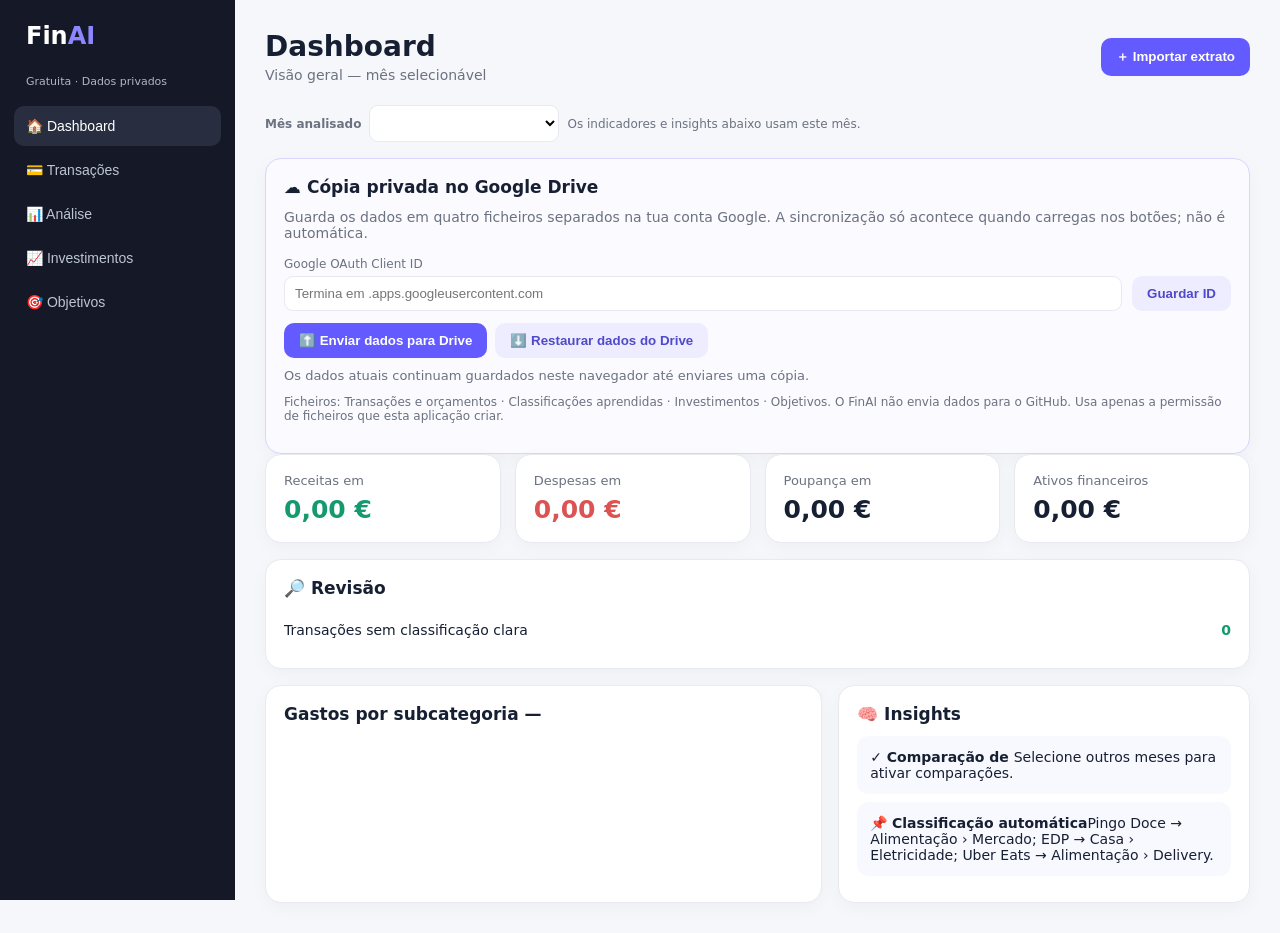
<file: FinAI_GitHub_Drive.html>
<!doctype html>
<html lang="pt-PT">
<head>
<meta charset="utf-8">
<meta name="viewport" content="width=device-width,initial-scale=1">
<title>FinAI — Finanças Pessoais</title>
<style>
:root{--bg:#f6f7fb;--card:#fff;--text:#172033;--muted:#6b7280;--line:#e7eaf0;--accent:#635bff;--green:#159a70;--red:#dc5353;--orange:#d98516}
*{box-sizing:border-box}body{margin:0;background:var(--bg);color:var(--text);font:14px Inter,system-ui,-apple-system,Segoe UI,sans-serif}
.app{min-height:100vh;display:flex}.side{position:fixed;left:0;top:0;bottom:0;width:235px;background:#151927;color:#fff;padding:22px 14px}.logo{font-size:24px;font-weight:800;padding:0 12px 25px}.logo span{color:#8d87ff}.nav button{width:100%;background:none;border:0;color:#bdc4d2;text-align:left;padding:12px;border-radius:10px;margin:2px 0;cursor:pointer;font-size:14px}.nav button:hover,.nav button.active{background:#282e40;color:#fff}.main{margin-left:235px;width:calc(100% - 235px);padding:30px;max-width:1450px}.top{display:flex;justify-content:space-between;gap:20px;align-items:center;margin-bottom:22px}.title{font-size:28px;font-weight:800}.sub{color:var(--muted);margin-top:4px}.btn{background:var(--accent);border:0;color:#fff;padding:10px 15px;border-radius:10px;font-weight:700;cursor:pointer}.btn.secondary{background:#eeedff;color:#5049c9}.grid{display:grid;grid-template-columns:repeat(4,1fr);gap:14px}.card{background:var(--card);border:1px solid var(--line);border-radius:16px;padding:18px;box-shadow:0 5px 18px rgba(17,24,39,.035)}.label{color:var(--muted);font-size:13px}.metric{font-size:25px;font-weight:800;margin-top:7px}.green{color:var(--green)}.red{color:var(--red)}.orange{color:var(--orange)}.section{margin-top:16px}.two{display:grid;grid-template-columns:1.15fr .85fr;gap:16px}.card h2{font-size:17px;margin:0 0 12px}.row{display:flex;justify-content:space-between;align-items:center;padding:12px 0;border-bottom:1px solid var(--line)}.row:last-child{border-bottom:0}.tag{background:#eeedff;color:#514bd0;border-radius:999px;padding:4px 8px;font-size:12px}.insight{padding:13px;background:#f8f8ff;border-radius:12px;margin:8px 0}.toolbar{display:flex;gap:8px;flex-wrap:wrap;margin-bottom:12px}.toolbar .input{min-width:0;flex:1 1 260px}.toolbar .select{flex:0 1 190px}.input,.select{border:1px solid var(--line);background:#fff;border-radius:9px;padding:9px 10px}.tablewrap{overflow:visible}.table{border-collapse:collapse;width:100%;font-size:13px;table-layout:fixed}.table th,.table td{padding:11px 9px;border-bottom:1px solid var(--line);text-align:left;white-space:nowrap}.table th{color:var(--muted)}.bar{height:9px;background:#edf0f5;border-radius:99px;overflow:hidden;margin-top:8px}.fill{height:100%;background:var(--accent);border-radius:99px}.modal{display:none;position:fixed;inset:0;background:#0007;align-items:center;justify-content:center;padding:20px;overflow:auto;z-index:1000}.modal.show{display:flex}.modalbox{background:#fff;border-radius:18px;padding:22px;max-width:900px;width:100%;max-height:calc(100vh - 40px);overflow:auto}.drop{border:2px dashed #ccd2df;border-radius:14px;padding:28px;text-align:center}.small{font-size:12px;color:var(--muted)}
.selected-files{margin-top:10px;text-align:left;max-width:720px;margin-left:auto;margin-right:auto}
.selected-file{display:flex;align-items:center;justify-content:space-between;gap:10px;padding:7px 10px;margin-top:5px;border:1px solid #e5e7eb;border-radius:9px;background:#fff;font-size:12px}
.selected-file-name{overflow:hidden;text-overflow:ellipsis;white-space:nowrap}
.selected-file-size{color:var(--muted);white-space:nowrap}
@media(max-width:900px){.side{width:70px}.logo{font-size:0}.logo span{font-size:22px}.nav button{font-size:0;text-align:center}.main{margin-left:70px;width:calc(100% - 70px);padding:18px}.grid{grid-template-columns:repeat(2,1fr)}.two{grid-template-columns:1fr}}
@media(max-width:560px){.grid{grid-template-columns:1fr}.top{align-items:flex-start}.title{font-size:22px}}

.review-summary{display:grid;grid-template-columns:repeat(4,1fr);gap:8px;margin:12px 0}.review-box{padding:10px;border-radius:10px;background:#f5f6fa}.review-box b{display:block;font-size:18px}.review-list{max-height:330px;overflow:auto;border:1px solid var(--line);border-radius:12px}.review-item{padding:12px;border-bottom:1px solid var(--line);background:#fff}.review-item.critical{background:#fff4f4}.review-item.warning{background:#fff9ed}.review-actions{display:flex;gap:6px;flex-wrap:wrap;margin-top:8px}.btn.danger{background:#dc5353}.btn.gray{background:#eef0f3;color:#374151}@media(max-width:700px){.review-summary{grid-template-columns:repeat(2,1fr)}}

.table th:nth-child(1),.table td:nth-child(1){width:82px}
.table th:nth-child(2),.table td:nth-child(2){width:34%}
.table th:nth-child(3),.table td:nth-child(3){width:105px}
.table th:nth-child(4),.table td:nth-child(4){width:135px}
.table th:nth-child(5),.table td:nth-child(5){width:90px}.table th:nth-child(6),.table td:nth-child(6){width:125px}
.table td{overflow:hidden;text-overflow:ellipsis}
.table td:nth-child(2) b,.table td:nth-child(2) .small{display:block;overflow:hidden;text-overflow:ellipsis;white-space:nowrap}
.table .select,.table .input{max-width:100%;padding:7px 8px;font-size:12px}
@media(max-width:1050px){
 .main{padding:20px}
 .table{font-size:12px}
 .table th:nth-child(1),.table td:nth-child(1){width:72px}
 .table th:nth-child(2),.table td:nth-child(2){width:30%}
 .table th:nth-child(3),.table td:nth-child(3){width:92px}
 .table th:nth-child(4),.table td:nth-child(4){width:112px}
 .table th:nth-child(5),.table td:nth-child(5){width:110px}
}
@media(max-width:760px){
 .side{width:62px;padding:18px 8px}.main{margin-left:62px;width:calc(100% - 62px);padding:14px}
 .table th:nth-child(5),.table td:nth-child(5){display:none}.table th:nth-child(6),.table td:nth-child(6){width:105px}
 .table th:nth-child(2),.table td:nth-child(2){width:auto}
 .table th:nth-child(4),.table td:nth-child(4){width:100px}
 .table th:nth-child(3),.table td:nth-child(3){width:86px}
}


.danger-outline{border:1px solid #dc5353!important;color:#b42318!important;background:#fff5f5!important}
.cleanup-box{margin-top:12px;padding:14px;border:1px solid #f0caca;border-radius:12px;background:#fff8f8}

.review-box.clickable{cursor:pointer;transition:.15s;user-select:none}.review-box.clickable:hover{transform:translateY(-1px);box-shadow:0 4px 12px rgba(0,0,0,.08)}.review-box.active{outline:2px solid #635bff;background:#f1efff}.review-bulk{display:flex;align-items:center;justify-content:space-between;gap:10px;flex-wrap:wrap;margin:10px 0;padding:10px 12px;border:1px solid #e5e7eb;border-radius:12px;background:#fafafa}.review-bulk-actions{display:flex;gap:8px;flex-wrap:wrap}.review-select{width:18px;height:18px;accent-color:#635bff;cursor:pointer}

.edit-list{display:grid;gap:10px;margin-top:12px}
.edit-row{display:flex;justify-content:space-between;align-items:center;gap:14px;padding:14px 0;border-bottom:1px solid var(--line)}
.edit-row:last-child{border-bottom:0}
.edit-row-main{min-width:0;flex:1}
.edit-row-actions{display:flex;align-items:center;gap:8px;flex-wrap:wrap}
.btn.small-btn{padding:7px 10px;font-size:12px}
.edit-form{border:1px solid #dcd9ff;background:#fbfaff;border-radius:12px;padding:14px;margin:8px 0 12px}
.edit-form-grid{display:grid;grid-template-columns:repeat(3,minmax(0,1fr));gap:12px}
.edit-field{display:flex;flex-direction:column;gap:5px;min-width:0}
.edit-field label{font-size:12px;color:var(--muted);font-weight:700}
.edit-field .input{width:100%;min-width:0}
.edit-actions{display:flex;gap:8px;justify-content:flex-end;flex-wrap:wrap;margin-top:12px}
.empty-state{padding:22px 10px;text-align:center;color:var(--muted)}
@media(max-width:700px){.edit-form-grid{grid-template-columns:1fr}.edit-row{align-items:flex-start;flex-direction:column}.edit-row-actions{width:100%;justify-content:space-between}}


.analysis-kpis{display:grid;grid-template-columns:repeat(4,minmax(0,1fr));gap:12px;margin:14px 0}
.analysis-grid{display:grid;grid-template-columns:repeat(2,minmax(0,1fr));gap:14px;margin-top:14px}
.chart-row{display:grid;grid-template-columns:minmax(95px,150px) 1fr auto;align-items:center;gap:10px;padding:8px 0;border-bottom:1px solid var(--line)}
.chart-track{height:12px;border-radius:99px;background:#edf0f5;overflow:hidden}.chart-fill{height:100%;border-radius:99px;background:var(--accent)}
.month-bars{display:flex;align-items:flex-end;gap:10px;height:190px;padding:16px 6px 0;border-bottom:1px solid var(--line)}
.month-bar-col{flex:1;min-width:0;display:flex;flex-direction:column;align-items:center;justify-content:flex-end;height:100%;gap:6px}
.month-bar{width:min(42px,80%);min-height:3px;background:var(--accent);border-radius:7px 7px 0 0;position:relative}.month-bar-col .small{font-size:11px;text-align:center}.month-bar-value{font-size:10px;color:var(--muted);white-space:nowrap}
.analysis-table{width:100%;border-collapse:collapse;font-size:13px}.analysis-table th,.analysis-table td{padding:10px 7px;text-align:left;border-bottom:1px solid var(--line)}.analysis-table th{color:var(--muted);font-weight:600}.analysis-table td:last-child,.analysis-table th:last-child{text-align:right}
.budget-input{width:110px;max-width:100%;padding:7px;border:1px solid var(--line);border-radius:8px}
@media(max-width:900px){.analysis-kpis{grid-template-columns:repeat(2,minmax(0,1fr))}.analysis-grid{grid-template-columns:1fr}}
@media(max-width:560px){.chart-row{grid-template-columns:95px 1fr auto;gap:6px}.month-bars{gap:4px}.month-bar-value{font-size:9px}}

.drive-panel{border:1px solid #d8d5ff;background:#fbfaff}.drive-grid{display:grid;grid-template-columns:minmax(0,1fr) auto;gap:10px;align-items:end}.drive-actions{display:flex;gap:8px;flex-wrap:wrap;margin-top:12px}.drive-status{font-size:13px;margin-top:10px;color:var(--muted)}
@media(max-width:600px){.drive-grid{grid-template-columns:1fr}}
</style><script src="https://cdn.sheetjs.com/xlsx-0.20.3/package/dist/xlsx.full.min.js"></script></head>
<body>
<div class="app">
<aside class="side"><div class="logo">Fin<span>AI</span></div><div style="font-size:11px;color:#aeb6c6;padding:0 12px 16px">Gratuita · Dados privados</div><nav class="nav">
<button class="active" data-p="dashboard">🏠 Dashboard</button>
<button data-p="transactions">💳 Transações</button>
<button data-p="analysis">📊 Análise</button>
<button data-p="investments">📈 Investimentos</button>
<button data-p="goals">🎯 Objetivos</button>
</nav></aside>
<main class="main" id="main"></main>
</div>

<div class="modal" id="modal"><div class="modalbox">
<div style="display:flex;justify-content:space-between;align-items:center"><h2 style="margin:0">📥 Importar e validar extratos</h2><button class="btn secondary" onclick="closeModal()">✕</button></div>
<p class="sub">Selecione um ou vários ficheiros. O FinAI analisa os valores antes de os guardar.</p>
<div class="drop">
<input id="csv" type="file" accept=".csv,.txt,.xlsx,.xls" multiple onchange="updateSelectedFiles()">
<p class="small">CSV e Excel (.xlsx/.xls)</p>
<div id="selectedFiles" class="selected-files"></div>
<div style="display:flex;justify-content:center;margin-top:10px"><button type="button" class="btn danger" id="clearUploadBtn" onclick="clearSelectedFiles()" style="display:none">🗑️ Apagar ficheiros selecionados</button></div>
</div>
<div id="importStatus" style="margin-top:12px"></div><div id="importPreview" style="margin-top:12px"></div>
<div style="display:flex;justify-content:flex-end;gap:8px;margin-top:15px"><button class="btn secondary" onclick="closeModal()">Cancelar</button><button class="btn" id="importBtn" onclick="importFiles()">Analisar ficheiros</button></div>
</div></div>
<input id="backupFile" type="file" accept=".json,application/json" style="display:none" onchange="restoreBackup(this)">

<script>
let tx=JSON.parse(localStorage.getItem("finai_tx")||"null");
if(!Array.isArray(tx)) tx=[];
let assets=JSON.parse(localStorage.getItem("finai_assets")||"null");
if(!Array.isArray(assets)) assets=[];
let goals=JSON.parse(localStorage.getItem("finai_goals")||"null");
if(!Array.isArray(goals)) goals=[];
let budgets=JSON.parse(localStorage.getItem("finai_budgets")||"{}");
if(!budgets||typeof budgets!=="object"||Array.isArray(budgets))budgets={};
let editingAsset = null;
let editingGoal = null;
function save(){localStorage.setItem("finai_tx",JSON.stringify(tx));localStorage.setItem("finai_assets",JSON.stringify(assets));localStorage.setItem("finai_goals",JSON.stringify(goals))}
function eur(n){return new Intl.NumberFormat("pt-PT",{style:"currency",currency:"EUR"}).format(n)}
function month(d){return String(d).slice(0,7)}
function absSum(a){return a.reduce((s,x)=>s+Math.abs(Number(x.amount)||0),0)}
function exp(a){return a.filter(x=>Number(x.amount)<0)}
function inc(a){return a.filter(x=>Number(x.amount)>0)}
function head(title,sub,action=""){return `<div class="top"><div><div class="title">${title}</div><div class="sub">${sub}</div></div>${action}</div>`}

let reportMonth = localStorage.getItem("finai_report_month") || "";
let reportCompare = JSON.parse(localStorage.getItem("finai_report_compare") || "null");

function availableMonths(){
 return [...new Set(tx.map(x=>month(x.date)).filter(Boolean))].sort().reverse();
}
function ensureReportSelection(){
 const ms=availableMonths();
 if(!ms.length){reportMonth="";reportCompare=[];return}
 if(!ms.includes(reportMonth)) reportMonth=ms[0];
 if(!Array.isArray(reportCompare) || !reportCompare.length) reportCompare=ms.filter(x=>x!==reportMonth).slice(0,6);
 reportCompare=reportCompare.filter(x=>x!==reportMonth && ms.includes(x));
}
function setReportMonth(v){
 reportMonth=v;
 const ms=availableMonths();
 reportCompare=ms.filter(x=>x!==reportMonth).slice(0,6);
 localStorage.setItem("finai_report_month",reportMonth);
 localStorage.setItem("finai_report_compare",JSON.stringify(reportCompare));
 render(window.finaiCurrentPage||"dashboard");
}
function toggleCompareMonth(v, checked){
 if(checked){if(!reportCompare.includes(v))reportCompare.push(v)}
 else reportCompare=reportCompare.filter(x=>x!==v);
 localStorage.setItem("finai_report_compare",JSON.stringify(reportCompare));
 render("analysis");
}
function monthPicker(page){
 const ms=availableMonths();ensureReportSelection();
 return `<div class="toolbar" style="align-items:center;margin-bottom:14px">
 <label class="small"><b>Mês analisado</b></label>
 <select class="select" onchange="setReportMonth(this.value)">
 ${ms.map(m=>`<option value="${m}" ${m==reportMonth?"selected":""}>${m}</option>`).join("")}
 </select>
 ${page==="dashboard"?`<span class="small">Os indicadores e insights abaixo usam este mês.</span>`:""}
 </div>`;
}
function comparisonAverage(baseMonth, subcategory){
 const selected=reportCompare.filter(m=>m!==baseMonth);
 const vals=selected.map(pm=>absSum(exp(tx.filter(x=>month(x.date)==pm && x.subcategory==subcategory))));
 return vals.length?vals.reduce((a,b)=>a+b,0)/vals.length:0;
}
function comparisonMonthsUI(){
 const ms=availableMonths();
 return `<div class="card" style="margin-bottom:14px"><div style="display:flex;justify-content:space-between;align-items:center;gap:10px;flex-wrap:wrap">
 <div><h2 style="margin:0">Comparar com outros meses</h2><div class="small">Escolha quais meses entram na média de comparação.</div></div>
 <button class="btn secondary" onclick="reportCompare=[];localStorage.setItem('finai_report_compare','[]');render('analysis')">Limpar</button>
 </div>
 <div class="toolbar" style="margin-top:10px">${ms.filter(m=>m!==reportMonth).map(m=>`<label class="tag" style="cursor:pointer"><input type="checkbox" ${reportCompare.includes(m)?"checked":""} onchange="toggleCompareMonth('${m}',this.checked)"> ${m}</label>`).join("")}</div>
 </div>`;
}
function driveCard(){
 const client=localStorage.getItem("finai_google_client_id")||"";
 return `<div class="section card drive-panel"><h2>☁️ Cópia privada no Google Drive</h2><p class="sub">Guarda os dados em quatro ficheiros separados na tua conta Google. A sincronização só acontece quando carregas nos botões; não é automática.</p><div class="drive-grid"><div><label class="small" for="driveClientId">Google OAuth Client ID</label><input class="input" id="driveClientId" style="width:100%;margin-top:5px" placeholder="Termina em .apps.googleusercontent.com" value="${escapeHtml(client)}"></div><button class="btn secondary" onclick="saveDriveClientId()">Guardar ID</button></div><div class="drive-actions"><button class="btn" onclick="driveConnectAndUpload()">⬆️ Enviar dados para Drive</button><button class="btn secondary" onclick="driveConnectAndDownload()">⬇️ Restaurar dados do Drive</button></div><div class="drive-status" id="driveStatus">Os dados atuais continuam guardados neste navegador até enviares uma cópia.</div><p class="small">Ficheiros: Transações e orçamentos · Classificações aprendidas · Investimentos · Objetivos. O FinAI não envia dados para o GitHub. Usa apenas a permissão de ficheiros que esta aplicação criar.</p></div>`;
}
function escapeHtml(v){return String(v??"").replace(/[&<>"']/g,c=>({"&":"&amp;","<":"&lt;",">":"&gt;",'"':"&quot;","'":"&#39;"}[c]))}
function saveDriveClientId(){const el=document.getElementById("driveClientId");if(!el)return;const id=el.value.trim();if(!id){alert("Cola primeiro o Google OAuth Client ID.");return}localStorage.setItem("finai_google_client_id",id);driveStatus("ID guardado neste navegador.")}
function driveStatus(msg){const el=document.getElementById("driveStatus");if(el)el.textContent=msg}
let finaiDriveTokenClient=null, finaiDriveAccessToken=null;
function loadGoogleIdentity(){return new Promise((resolve,reject)=>{if(window.google?.accounts?.oauth2){resolve();return}const script=document.createElement("script");script.src="https://accounts.google.com/gsi/client";script.onload=resolve;script.onerror=()=>reject(new Error("Não foi possível carregar o acesso Google. Verifica a ligação à Internet."));document.head.appendChild(script)})}
async function getDriveToken(){
 const id=(localStorage.getItem("finai_google_client_id")||document.getElementById("driveClientId")?.value||"").trim();
 if(!id){throw new Error("Falta o Google OAuth Client ID. Guarda-o no campo acima.")}
 localStorage.setItem("finai_google_client_id",id); await loadGoogleIdentity();
 return new Promise((resolve,reject)=>{try{finaiDriveTokenClient=google.accounts.oauth2.initTokenClient({client_id:id,scope:"https://www.googleapis.com/auth/drive.file",callback:(r)=>{if(r.error){reject(new Error(r.error_description||r.error));return}finaiDriveAccessToken=r.access_token;resolve(r.access_token)}});finaiDriveTokenClient.requestAccessToken({prompt:"consent"})}catch(e){reject(e)}})
}
async function driveApi(url,opts={}){const r=await fetch(url,{...opts,headers:{Authorization:`Bearer ${finaiDriveAccessToken}`,...(opts.headers||{})}});if(!r.ok){let detail="";try{detail=(await r.json()).error?.message||""}catch{}throw new Error(detail||`Erro Google Drive (${r.status})`)}return r.status===204?null:r.json()}
async function driveFindOrCreateFolder(){const q=encodeURIComponent("name='FinAI' and mimeType='application/vnd.google-apps.folder' and trashed=false");const found=await driveApi(`https://www.googleapis.com/drive/v3/files?q=${q}&fields=files(id,name)&pageSize=100`);if(found.files?.length)return found.files[0].id;const folder=await driveApi("https://www.googleapis.com/drive/v3/files?fields=id,name",{method:"POST",headers:{"Content-Type":"application/json"},body:JSON.stringify({name:"FinAI",mimeType:"application/vnd.google-apps.folder"})});return folder.id}
async function driveListFolderFiles(folderId){const q=encodeURIComponent(`'${folderId}' in parents and trashed=false`);const d=await driveApi(`https://www.googleapis.com/drive/v3/files?q=${q}&fields=files(id,name,mimeType)&pageSize=100`);return d.files||[]}
async function driveWriteFile(folderId,files,name,content){const existing=files.find(f=>f.name===name);const metadata={name,mimeType:"application/json"};const boundary="finai_boundary_"+Math.random().toString(36).slice(2);const body=`--${boundary}\r\nContent-Type: application/json; charset=UTF-8\r\n\r\n${JSON.stringify(metadata)}\r\n--${boundary}\r\nContent-Type: application/json; charset=UTF-8\r\n\r\n${JSON.stringify(content,null,2)}\r\n--${boundary}--`;
 let url,method;if(existing){url=`https://www.googleapis.com/upload/drive/v3/files/${existing.id}?uploadType=multipart&fields=id,name`;method="PATCH"}else{metadata.parents=[folderId];url="https://www.googleapis.com/upload/drive/v3/files?uploadType=multipart&fields=id,name";method="POST"}
 return driveApi(url,{method,headers:{"Content-Type":`multipart/related; boundary=${boundary}`},body});}
async function driveReadFile(file){return driveApi(`https://www.googleapis.com/drive/v3/files/${file.id}?alt=media`)}
function driveDataParts(){return [
 {name:"01_Transacoes_e_Orcamentos.json",data:{finai_tx:localStorage.getItem("finai_tx"),finai_budgets:localStorage.getItem("finai_budgets"),finai_report_month:localStorage.getItem("finai_report_month"),finai_report_compare:localStorage.getItem("finai_report_compare")}},
 {name:"02_Classificacoes_Aprendidas.json",data:{finai_rules:localStorage.getItem("finai_rules")}},
 {name:"03_Investimentos.json",data:{finai_assets:localStorage.getItem("finai_assets")}},
 {name:"04_Objetivos.json",data:{finai_goals:localStorage.getItem("finai_goals")}}
]}
async function driveConnectAndUpload(){try{driveStatus("A ligar à conta Google…");await getDriveToken();driveStatus("A preparar a pasta FinAI…");const folder=await driveFindOrCreateFolder();const files=await driveListFolderFiles(folder);for(const part of driveDataParts()){await driveWriteFile(folder,files,part.name,{app:"FinAI",formatVersion:1,updatedAt:new Date().toISOString(),data:part.data});}driveStatus("Cópia enviada. Foram guardados 4 ficheiros na pasta FinAI do teu Google Drive.");alert("Cópia enviada para o Google Drive. Os teus dados locais não foram apagados.")}catch(e){driveStatus("Não foi possível enviar: "+e.message);alert("Erro ao enviar para o Google Drive: "+e.message+"\n\nSe for a primeira configuração, confirma o Client ID, a Google Drive API e a origem autorizada no Google Cloud.")}}
async function driveConnectAndDownload(){try{if(!confirm("Restaurar do Google Drive vai substituir os dados locais pelas versões guardadas na pasta FinAI. Tens uma cópia atual dos dados locais? Continua apenas se quiseres substituir."))return;driveStatus("A ligar à conta Google…");await getDriveToken();const folder=await driveFindOrCreateFolder();const files=await driveListFolderFiles(folder);const map={"01_Transacoes_e_Orcamentos.json":["finai_tx","finai_budgets","finai_report_month","finai_report_compare"],"02_Classificacoes_Aprendidas.json":["finai_rules"],"03_Investimentos.json":["finai_assets"],"04_Objetivos.json":["finai_goals"]};let count=0;for(const [name,keys] of Object.entries(map)){const file=files.find(f=>f.name===name);if(!file)continue;const payload=await driveReadFile(file);for(const key of keys){if(payload?.data&&Object.prototype.hasOwnProperty.call(payload.data,key)){const value=payload.data[key];if(value===null||value===undefined)localStorage.removeItem(key);else localStorage.setItem(key,value)} }count++}if(!count)throw new Error("Não encontrei cópias FinAI na pasta. Envia primeiro os dados deste navegador.");tx=JSON.parse(localStorage.getItem("finai_tx")||"[]");if(!Array.isArray(tx))tx=[];assets=JSON.parse(localStorage.getItem("finai_assets")||"[]");if(!Array.isArray(assets))assets=[];goals=JSON.parse(localStorage.getItem("finai_goals")||"[]");if(!Array.isArray(goals))goals=[];budgets=JSON.parse(localStorage.getItem("finai_budgets")||"{}");if(!budgets||typeof budgets!=="object")budgets={};reportMonth=localStorage.getItem("finai_report_month")||"";reportCompare=JSON.parse(localStorage.getItem("finai_report_compare")||"null");driveStatus("Dados restaurados do Google Drive.");render("dashboard");alert("Dados restaurados do Google Drive.")}catch(e){driveStatus("Não foi possível restaurar: "+e.message);alert("Erro ao restaurar do Google Drive: "+e.message+"\n\nSe ainda não enviaste dados, escolhe primeiro ‘Enviar dados para Drive’.")}}

function dashboard(){
 ensureReportSelection();
 const m=reportMonth, a=tx.filter(x=>month(x.date)==m), e=absSum(exp(a)), i=absSum(inc(a)), assetsTotal=assets.reduce((s,x)=>s+Number(x.value),0);
 const cats={};exp(a).forEach(x=>cats[x.subcategory]=(cats[x.subcategory]||0)+Math.abs(x.amount));
 const rest=absSum(exp(a).filter(x=>x.subcategory=="Restaurante"));
 const selected=reportCompare.filter(x=>x!==m);
 const hist=tx.filter(x=>x.subcategory=="Restaurante"&&selected.includes(month(x.date)));
 const hm=[...new Set(hist.map(x=>month(x.date)))]; const av=hm.length?absSum(hist)/hm.length:0;
 return head("Dashboard","Visão geral — mês selecionável",`<button class="btn" onclick="openModal()">＋ Importar extrato</button>`)+
 monthPicker("dashboard")+
 driveCard()+
 `<div class="grid">
 <div class="card"><div class="label">Receitas em ${m}</div><div class="metric green">${eur(i)}</div></div>
 <div class="card"><div class="label">Despesas em ${m}</div><div class="metric red">${eur(e)}</div></div>
 <div class="card"><div class="label">Poupança em ${m}</div><div class="metric">${eur(i-e)}</div></div>
 <div class="card"><div class="label">Ativos financeiros</div><div class="metric">${eur(assetsTotal)}</div></div></div>
 <div class="section card"><h2>🔎 Revisão</h2><div class="row"><span>Transações sem classificação clara</span><b class="${tx.filter(x=>x.category=="Outros").length?"orange":"green"}">${tx.filter(x=>x.category=="Outros").length}</b></div></div>
 <div class="section two"><div class="card"><h2>Gastos por subcategoria — ${m}</h2>
 ${Object.entries(cats).sort((a,b)=>b[1]-a[1]).map(([k,v])=>`<div class="row"><span>${k}</span><b>${eur(v)}</b></div>`).join("")}</div>
 <div class="card"><h2>🧠 Insights</h2>
 ${rest&&av&&rest>av*1.2?`<div class="insight"><b>⚠️ Restaurantes acima da média</b>Você gastou ${eur(rest)} em ${m}. A média dos meses selecionados é ${eur(av)}.</div>`:`<div class="insight"><b>✓ Comparação de ${m}</b>${selected.length?`Este mês está sendo comparado com ${selected.length} mês(es) selecionado(s).`:`Selecione outros meses para ativar comparações.`}</div>`}
 <div class="insight"><b>📌 Classificação automática</b>Pingo Doce → Alimentação › Mercado; EDP → Casa › Eletricidade; Uber Eats → Alimentação › Delivery.</div>
 </div></div>`;
}

function clearTransactionHistory(){
 const count=tx.length;
 if(!count){alert("Não há transações para limpar.");return}
 const ok=confirm(
  "ATENÇÃO\n\n"+
  "Isto vai apagar as "+count+" transações importadas deste FinAI.\n\n"+
  "Serão mantidos:\n"+
  "• regras que a IA aprendeu\n"+
  "• investimentos/ativos\n"+
  "• objetivos\n\n"+
  "O histórico de transações não poderá ser recuperado.\n\n"+
  "Deseja continuar?"
 );
 if(!ok)return;
 tx=[];
 localStorage.setItem("finai_tx","[]");
 localStorage.removeItem("finai_report_month");
 localStorage.removeItem("finai_report_compare");
 reportMonth="";reportCompare=[];
 render("transactions");
 alert("Histórico de transações limpo. As regras de classificação, investimentos e objetivos foram mantidos.");
}
function transactions(){
return head("Transações","Pesquise, reveja e corrija as classificações",`<div style="display:flex;gap:8px;flex-wrap:wrap;justify-content:flex-end"><button class="btn secondary" onclick="exportBackup()">⬇️ Guardar cópia</button><button class="btn secondary" onclick="document.getElementById('backupFile').click()">⬆️ Restaurar cópia</button><button class="btn danger-outline" onclick="clearTransactionHistory()">🧹 Limpar histórico</button><button class="btn" onclick="openModal()">＋ Importar extratos</button></div>`)+
`<div class="card"><div class="toolbar">
<input class="input" id="q" placeholder="Pesquisar comerciante ou descrição..." oninput="renderTable()">
<button class="btn secondary" id="memoryBtn" onclick="applySavedMemory()">🔁 Aplicar memória</button>
<button class="btn secondary" onclick="exportUnknownMerchants()">📤 Exportar desconhecidos</button>
<button class="btn secondary" onclick="document.getElementById('classificationFile').click()">📥 Importar classificações</button>
<input id="classificationFile" type="file" accept=".csv,text/csv" style="display:none" onchange="importClassificationsFile(this)">
<select class="select" id="c" onchange="renderTable()"><option value="">Todas as categorias</option><option value="__review">⚠️ Rever classificação</option><option>Casa</option><option>Alimentação</option><option>Transportes</option><option>Lazer</option><option>Shopping</option><option>Saúde</option><option>Profissional</option><option>Financeiro</option><option>Receitas</option><option>Viagens</option><option>Doações</option><option>Serviços</option><option>Outros</option></select>
</div><div class="tablewrap"><table class="table"><thead><tr><th>Data</th><th>Descrição</th><th>Valor</th><th>Categoria</th><th>Subcategoria</th><th>IA</th><th>Ação</th></tr></thead><tbody id="tbody"></tbody></table></div></div>
<div class="section card"><h2>🧠 Como a memória funciona</h2><p class="sub">Corrige uma transação, escolhe a categoria e a subcategoria e carrega em <b>Guardar memória</b>. A FinAI memoriza esse comerciante e aplica a mesma classificação a movimentos atuais e futuros que reconheça como o mesmo comerciante.</p><p class="sub"><b>💳 Prestações:</b> o número da prestação continua preservado (por exemplo, <b>Prestação nº 11</b>) e o número do contrato fica na descrição original.</p></div>
<div class="section card"><h2>🧠 Classificação local e gratuita</h2><p class="sub">A classificação é feita no teu navegador, usando regras integradas e as tuas correções guardadas. Não usa OpenAI, não pesquisa automaticamente a Internet e não envia o extrato a serviços de IA. Comerciantes sem correspondência ficam para revisão; podes pesquisá-los manualmente e ensinar a FinAI a classificação.</p><div class="grid" style="margin-top:12px"><div class="card"><div class="label">Classificadas com confiança</div><div class="metric">${tx.filter(x=>x.aiConfidence==="Alta"||x.aiConfidence==="Muito alta"||x.classificationMethod==="Personalizada"||x.classificationMethod==="Memória").length}</div></div><div class="card"><div class="label">A rever</div><div class="metric orange">${tx.filter(x=>x.aiConfidence==="Baixa"||x.category==="Outros"||x.subcategory==="A identificar").length}</div></div><div class="card"><div class="label">Comerciantes aprendidos</div><div class="metric">${Object.keys(JSON.parse(localStorage.getItem("finai_rules")||"{}")).length}</div></div></div><p class="small" style="margin-top:12px">🔒 Os movimentos e a memória ficam no armazenamento local deste navegador. Guarda uma cópia de segurança regularmente para não perderes a informação.</p></div>
<div class="section card cleanup-box"><h2>🧹 Limpeza de dados</h2><p class="sub">Use <b>Limpar histórico</b> quando quiser começar uma nova importação do zero. O FinAI apaga apenas as transações e mantém as regras de classificação aprendidas, investimentos e objetivos.</p></div>`;
}
function renderTable(){
 const q=(document.getElementById("q")?.value||"").toLowerCase(),c=document.getElementById("c")?.value||"";
 let a=tx.map((x,i)=>({...x,_i:i})).filter(x=>(!q||(x.description+x.merchant).toLowerCase().includes(q))&&(!c||(c=="__review"?(x.aiConfidence=="Baixa"||x.category=="Outros"||x.subcategory=="A identificar"):x.category==c)));
 document.getElementById("tbody").innerHTML=a.map(x=>`<tr>
 <td>${x.date}</td><td><b>${x.merchant}</b><br><span class="small">${x.description}</span></td>
 <td class="${x.amount<0?"red":"green"}">${x.amount<0?"-":""}${eur(Math.abs(x.amount))}</td>
 <td><select class="select" onchange="editTx(${x._i},'category',this.value)">
 ${["Casa","Alimentação","Transportes","Lazer","Shopping","Saúde","Profissional","Financeiro","Viagens","Doações","Receitas","Serviços","Outros"].map(v=>`<option ${v==x.category?"selected":""}>${v}</option>`).join("")}</select></td>
 <td><input class="input" style="width:125px" value="${x.subcategory}" onchange="editTx(${x._i},'subcategory',this.value)"></td>
 <td><span class="tag">${x.aiConfidence||"Alta"}</span></td>
 <td><button class="btn secondary" onclick="saveMerchantRule(${x._i})">Guardar memória</button> <button class="btn danger" onclick="deleteTx(${x._i})">🗑️</button></td>
 </tr>`).join("");
}
function editTx(i,key,value){tx[i][key]=value;tx[i].manuallyConfirmed=true;tx[i].aiConfidence="Confirmada";save();render("transactions")}
function deleteTx(i){if(confirm("Apagar esta transação?")){tx.splice(i,1);save();render("transactions")}}
function aiKey(s){return String(s||"").toLowerCase().normalize("NFD").replace(/[\u0300-\u036f]/g,"").replace(/\s+/g," ").trim()}
function ruleText(s){
 return String(s||"").toLowerCase().normalize("NFD").replace(/[\u0300-\u036f]/g,"")
  .replace(/[^a-z0-9]+/g," ").replace(/\b(transacao por|transação por|emitida por|emitido por|cartao de debito|cartao de credito|cartao|debit|credit|pos|terminal|compra|pagamento)\b/g," ")
  .replace(/\b(vila nova de gaia|vila nova|vila do conde|senhora da hora|s da hora|s dahora|matosinhos|custoias|maia|porto|gaia|lisboa|braga|aveiro|berlin|muenchen|munchen|munich|capri|positano|napoli|roma|milano|barcelona)\b.*$/g," ")
  .replace(/\b\d{4,}\b/g," ").replace(/\s+/g," ").trim();
}
function merchantRuleKey(s){
 const c=cleanMerchant(s);
 return ruleText(c||s);
}
function findSavedMerchantRule(raw, merchant, rules){
 const candidates=[merchantRuleKey(merchant),merchantRuleKey(cleanMerchant(raw)),ruleText(merchant),ruleText(raw)].filter(Boolean);
 const entries=Object.entries(rules||{});
 for(const candidate of candidates){
  const found=entries.find(([k])=>ruleText(k)===candidate);
  if(found) return found[1];
 }
 // Backward-compatible matching for classifications learned in previous FinAI versions.
 for(const [k,v] of entries){
  const key=ruleText(k); if(key.length<6) continue;
  if(candidates.some(c=>c===key || c.includes(" "+key+" ") || c.startsWith(key+" ") || c.endsWith(" "+key))) return v;
 }
 return null;
}
function sameMerchantTransaction(a, key){
 const candidates=[merchantRuleKey(a.merchant),merchantRuleKey(cleanMerchant(a.description))].filter(Boolean);
 return candidates.some(c=>c===key || (key.length>=6 && (c.startsWith(key+" ")||key.startsWith(c+" "))));
}
function applySavedMemory(){
 const rules=JSON.parse(localStorage.getItem("finai_rules")||"{}");
 let applied=0;
 for(const x of tx){
  const rule=findSavedMerchantRule(x.description,x.merchant,rules);
  if(!rule) continue;
  const needsHelp=x.category==="Outros" || x.subcategory==="A identificar" || x.aiConfidence==="Baixa" || !x.category;
  if(!needsHelp || x.manuallyConfirmed) continue;
  x.category=rule.category; x.subcategory=rule.subcategory;
  x.merchant=rule.merchantName||x.merchant; x.classificationMethod="Memória";
  x.aiConfidence="Muito alta"; x.manuallyConfirmed=true; applied++;
 }
 save(); render("transactions");
 alert(applied ? `Memória aplicada a ${applied} transação(ões).` : "Não encontrei transações pendentes que correspondam à memória guardada.");
}
function needsClassificationHelp(x){return x.aiConfidence==="Baixa"||x.category==="Outros"||x.subcategory==="A identificar"||!x.category;}
function safeMerchantForExport(x){
 const current=String(x.merchant||"").trim();
 const inferred=String(cleanMerchant(x.description||"")||"").trim();
 const generic=/^(transac[aã]o por|transacao por|compra|pagamento|movimento banc[aá]rio|a identificar|outros)$/i;
 return (!current||generic.test(current)||/transac[aã]o por/i.test(current))?(inferred||current):current;
}
function csvCell(value){const s=String(value??"");return '"'+s.replace(/"/g,'""')+'"';}
function exportUnknownMerchants(){
 const rules=JSON.parse(localStorage.getItem("finai_rules")||"{}");
 const groups=new Map(); let rowsSeen=0;
 for(const x of tx){
  if(!needsClassificationHelp(x)) continue;
  if(findSavedMerchantRule(x.description,x.merchant,rules)) continue;
  const merchant=safeMerchantForExport(x);
  const key=merchantRuleKey(merchant)||ruleText(merchant)||aiKey(merchant);
  if(!merchant||key.length<3) continue;
  rowsSeen++;
  if(!groups.has(key))groups.set(key,{merchant, count:0, variants:new Set()});
  const g=groups.get(key);g.count++;
  g.variants.add(merchant);
  const inferred=cleanMerchant(x.description||""); if(inferred)g.variants.add(inferred);
 }
 if(!groups.size){alert("Não encontrei comerciantes sem classificação para exportar. Primeiro, clique em Aplicar memória e verifique o filtro Rever classificação.");return;}
 const lines=[["Comerciante","Ocorrências","Variações do nome"]];
 for(const g of [...groups.values()].sort((a,b)=>a.merchant.localeCompare(b.merchant,"pt"))){
  lines.push([g.merchant,g.count,[...g.variants].join(" | ")]);
 }
 const csv="\uFEFF"+lines.map(row=>row.map(csvCell).join(";")).join("\r\n");
 const blob=new Blob([csv],{type:"text/csv;charset=utf-8"});const url=URL.createObjectURL(blob);const a=document.createElement("a");
 a.href=url;a.download=`FinAI_comerciantes_por_identificar_${new Date().toISOString().slice(0,10)}.csv`;document.body.appendChild(a);a.click();a.remove();URL.revokeObjectURL(url);
 alert(`Exportei ${groups.size} comerciantes únicos, a partir de ${rowsSeen} transações por rever. O ficheiro não inclui datas, valores nem saldos.`);
}
function parseClassificationCsv(text){
 const first=(text.split(/\r?\n/).find(x=>x.trim())||"");
 const delimiter=(first.split(";").length>first.split(",").length)?";":(first.split("\t").length>first.split(",").length?"\t":",");
 const matrix=[];let row=[],field="",quoted=false;
 for(let i=0;i<text.length;i++){
  const ch=text[i];
  if(ch==='"') {if(quoted&&text[i+1]==='"'){field+='"';i++;}else quoted=!quoted;}
  else if(ch===delimiter&&!quoted){row.push(field);field="";}
  else if((ch==="\n"||ch==="\r")&&!quoted){if(ch==="\r"&&text[i+1]==="\n")i++;row.push(field);if(row.some(v=>String(v).trim()))matrix.push(row);row=[];field="";}
  else field+=ch;
 }
 if(field.length||row.length){row.push(field);if(row.some(v=>String(v).trim()))matrix.push(row);}
 if(!matrix.length)return[];
 const norm=v=>String(v||"").replace(/^\uFEFF/,"").toLowerCase().normalize("NFD").replace(/[\u0300-\u036f]/g,"").replace(/[^a-z0-9]+/g,"").trim();
 const headers=matrix[0].map(norm);
 const pick=(names)=>headers.findIndex(h=>names.includes(h));
 const mi=pick(["comerciante","merchant","fornecedor","nomecomerciante","nomeloja","loja"]);
 const ci=pick(["categoria","category"]);const si=pick(["subcategoria","subcategory"]);
 if(mi<0||ci<0||si<0)throw new Error("O CSV precisa de colunas Comerciante, Categoria e Subcategoria (ou Merchant, Category e Subcategory).");
 return matrix.slice(1).map(r=>({merchant:String(r[mi]||"").trim(),category:String(r[ci]||"").trim(),subcategory:String(r[si]||"").trim()})).filter(r=>r.merchant&&r.category&&r.subcategory);
}
async function importClassificationsFile(input){
 const file=input.files&&input.files[0];if(!file)return;
 try{
  const entries=parseClassificationCsv(await file.text());if(!entries.length)throw new Error("O ficheiro não contém classificações válidas.");
  const allowed=["Casa","Alimentação","Transportes","Lazer","Shopping","Saúde","Profissional","Financeiro","Viagens","Doações","Receitas","Serviços","Outros"];
  const rules=JSON.parse(localStorage.getItem("finai_rules")||"{}");let imported=0,applied=0;
  for(const e of entries){
   const category=allowed.find(v=>aiKey(v)===aiKey(e.category));if(!category)continue;
   const displayName=String(cleanMerchant(e.merchant)||e.merchant).trim();const key=merchantRuleKey(displayName);if(key.length<3)continue;
   const rule={category,subcategory:e.subcategory.trim(),merchantName:displayName,updatedAt:new Date().toISOString()};
   rules[key]=rule;rules[ruleText(displayName)]=rule;imported++;
   for(const y of tx){
    if(!sameMerchantTransaction(y,key))continue;
    if(y.manuallyConfirmed&&!needsClassificationHelp(y))continue;
    y.category=rule.category;y.subcategory=rule.subcategory;y.merchant=rule.merchantName||y.merchant;
    y.classificationMethod="Memória";y.aiConfidence="Muito alta";y.manuallyConfirmed=true;applied++;
   }
  }
  if(!imported)throw new Error("Não encontrei categorias válidas no ficheiro.");
  localStorage.setItem("finai_rules",JSON.stringify(rules));save();input.value="";render("transactions");
  alert(`Importação concluída: ${imported} regras de memória guardadas e ${applied} transações classificadas. As regras serão usadas nas próximas importações.`);
 }catch(err){alert("Não consegui importar as classificações: "+(err&&err.message?err.message:String(err)));input.value="";}
}
function saveMerchantRule(i){
 const x=tx[i]; if(!x)return;
 const displayName=String(x.merchant||cleanMerchant(x.description)||"").trim();
 const key=merchantRuleKey(displayName);
 if(key.length<3){alert("Não consegui identificar o comerciante para guardar a memória.");return;}
 const rules=JSON.parse(localStorage.getItem("finai_rules")||"{}");
 const rule={category:x.category,subcategory:String(x.subcategory||"A identificar").trim(),merchantName:displayName,updatedAt:new Date().toISOString()};
 rules[key]=rule; rules[ruleText(displayName)]=rule;
 localStorage.setItem("finai_rules",JSON.stringify(rules));
 let updated=0;
 for(const y of tx){
  if(!sameMerchantTransaction(y,key)) continue;
  y.category=rule.category; y.subcategory=rule.subcategory;
  y.merchant=rule.merchantName||y.merchant; y.classificationMethod="Memória";
  y.aiConfidence="Muito alta"; y.manuallyConfirmed=true; updated++;
 }
 save(); render("transactions");
 alert(`Memória guardada para “${displayName}”. A classificação foi aplicada a ${updated} transação(ões) deste comerciante e será reutilizada nas próximas importações.`);
}
const FINAI_BACKUP_KEYS=["finai_tx","finai_assets","finai_goals","finai_rules","finai_report_month","finai_report_compare","finai_budgets"];
function exportBackup(){
 const data={}; for(const key of FINAI_BACKUP_KEYS) data[key]=localStorage.getItem(key);
 const payload={app:"FinAI Local",formatVersion:1,exportedAt:new Date().toISOString(),data};
 const blob=new Blob([JSON.stringify(payload,null,2)],{type:"application/json;charset=utf-8"});
 const url=URL.createObjectURL(blob); const a=document.createElement("a");
 a.href=url; a.download=`FinAI_copia_seguranca_${new Date().toISOString().slice(0,10)}.json`;
 document.body.appendChild(a); a.click(); a.remove(); URL.revokeObjectURL(url);
 alert("Cópia de segurança criada. Guarda o JSON num local seguro. Inclui transações, memória, investimentos, objetivos e orçamentos; não inclui chaves de API.");
}
function restoreBackup(input){
 const file=input.files&&input.files[0]; if(!file)return;
 const reader=new FileReader();
 reader.onload=()=>{
  try{
   const payload=JSON.parse(String(reader.result||"")); const data=payload.data||payload;
   if(!data || typeof data!=="object" || !("finai_tx" in data || "finai_rules" in data)) throw new Error("Ficheiro de cópia inválido.");
   if(!confirm("Restaurar esta cópia vai substituir os dados locais incluídos no ficheiro. Continuar?")) return;
   for(const key of FINAI_BACKUP_KEYS){
    if(!(key in data)) continue;
    const v=data[key]; if(v===null || v===undefined) localStorage.removeItem(key);
    else localStorage.setItem(key,typeof v==="string"?v:JSON.stringify(v));
   }
   tx=JSON.parse(localStorage.getItem("finai_tx")||"[]"); if(!Array.isArray(tx))tx=[];
   assets=JSON.parse(localStorage.getItem("finai_assets")||"[]"); if(!Array.isArray(assets))assets=[];
   goals=JSON.parse(localStorage.getItem("finai_goals")||"[]"); if(!Array.isArray(goals))goals=[];
   reportMonth=localStorage.getItem("finai_report_month")||"";
   reportCompare=JSON.parse(localStorage.getItem("finai_report_compare")||"null");
   render("dashboard"); alert("Cópia restaurada com sucesso.");
  }catch(e){alert("Não foi possível restaurar a cópia: "+e.message)}
  finally{input.value=""}
 };
 reader.readAsText(file);
}

function analysis(){
 ensureReportSelection();
 const m=reportMonth, selected=reportCompare.filter(x=>x!==m);
 const allMonths=availableMonths();
 const current=tx.filter(x=>month(x.date)===m);
 const comparisonTx=tx.filter(x=>selected.includes(month(x.date)));
 const isInternalTransfer=x=>/transfer[eê]ncia (?:enviada|recebida)|transfer[eê]ncia recebida|transfer[eê]ncia enviada/i.test(String(x.subcategory||""))||/\btrf\b|transfer[eê]ncia/i.test(String(x.description||""))&&String(x.category||"")==="Financeiro";
 const expenseRows=arr=>arr.filter(x=>Number(x.amount)<0&&!isInternalTransfer(x));
 const incomeRows=arr=>arr.filter(x=>Number(x.amount)>0&&String(x.category||"")==="Receitas"&&!/transfer[eê]ncia/i.test(String(x.subcategory||"")));
 const totalExpenses=arr=>absSum(expenseRows(arr));
 const totalIncome=arr=>absSum(incomeRows(arr));
 const expenses=totalExpenses(current), income=totalIncome(current), net=income-expenses;
 const savingsRate=income>0?(net/income*100):null;
 const monthNames=allMonths.slice(0,6).reverse();
 const trend=monthNames.map(mm=>({month:mm,value:totalExpenses(tx.filter(x=>month(x.date)===mm))}));
 const maxTrend=Math.max(1,...trend.map(x=>x.value));
 const categoryTotals={};
 expenseRows(current).forEach(x=>{const cat=x.category&&x.category!=="Outros"?x.category:"Por classificar";categoryTotals[cat]=(categoryTotals[cat]||0)+Math.abs(Number(x.amount)||0)});
 const categories=[...new Set([...Object.keys(categoryTotals),...tx.filter(x=>Number(x.amount)<0&&x.category&&x.category!=="Outros").map(x=>x.category)])].sort((a,b)=>(categoryTotals[b]||0)-(categoryTotals[a]||0));
 const topCategories=categories.slice(0,8); const maxCat=Math.max(1,...topCategories.map(c=>categoryTotals[c]||0));
 const catComparison=categories.map(cat=>{
   const cur=absSum(expenseRows(current.filter(x=>(x.category&&x.category!=="Outros"?x.category:"Por classificar")===cat)));
   const vals=selected.map(pm=>totalExpenses(tx.filter(x=>month(x.date)===pm).filter(x=>(x.category&&x.category!=="Outros"?x.category:"Por classificar")===cat)));
   const avg=vals.length?vals.reduce((a,b)=>a+b,0)/vals.length:0;
   return {cat,cur,avg,n:vals.length,diff:cur-avg,pct:avg>0?(cur/avg-1)*100:null};
 }).sort((a,b)=>b.cur-a.cur);
 const anomalies=catComparison.filter(x=>x.n>0&&x.avg>0&&x.cur>x.avg*1.25&&x.diff>=20).sort((a,b)=>b.diff-a.diff).slice(0,6);
 const merchantMap={};
 expenseRows(current).forEach(x=>{const name=String(x.merchant||x.description||"Comerciante desconhecido").trim()||"Comerciante desconhecido";if(!merchantMap[name])merchantMap[name]={name,total:0,count:0};merchantMap[name].total+=Math.abs(Number(x.amount)||0);merchantMap[name].count++});
 const topMerchants=Object.values(merchantMap).sort((a,b)=>b.total-a.total).slice(0,8);
 const recurringMap={};
 expenseRows(tx).forEach(x=>{const name=String(x.merchant||x.description||"Comerciante desconhecido").trim()||"Comerciante desconhecido";if(!recurringMap[name])recurringMap[name]={name,months:new Set(),total:0,count:0,category:x.category||"Outros"};recurringMap[name].months.add(month(x.date));recurringMap[name].total+=Math.abs(Number(x.amount)||0);recurringMap[name].count++});
 const recurring=Object.values(recurringMap).filter(x=>x.months.size>=3).sort((a,b)=>b.months.size-a.months.size||b.total-a.total).slice(0,8);
 const budgetCats=[...new Set([...categories.filter(x=>x!=="Por classificar"),"Alimentação","Casa","Transportes","Lazer","Shopping","Saúde","Viagens","Profissional","Serviços"])].filter(x=>x&&x!=="Receitas"&&x!=="Financeiro").sort((a,b)=>a.localeCompare(b,"pt-PT"));
 const budgetRows=budgetCats.map(cat=>{const spent=absSum(expenseRows(current.filter(x=>x.category===cat)));const budget=Number(budgets[cat])||0;return {cat,spent,budget,pct:budget>0?spent/budget*100:null}});
 const budgetTotal=budgetRows.reduce((a,x)=>a+x.budget,0), budgetSpent=budgetRows.reduce((a,x)=>a+x.spent,0);
 const pctLabel=x=>x===null?"Sem histórico":`${x>0?"+":""}${x.toFixed(0)}%`;
 const noData=!tx.length||!m;
 return head("Análise financeira","Compara meses, identifica padrões e acompanha o orçamento")+
 monthPicker("analysis")+comparisonMonthsUI()+
 (noData?`<div class="card empty-state">Importa os teus extratos para começares a ver as análises.</div>`:`
 <div class="analysis-kpis">
  <div class="card"><div class="label">Despesas do mês</div><div class="metric red">${eur(expenses)}</div><div class="small">Sem transferências internas identificáveis</div></div>
  <div class="card"><div class="label">Receitas classificadas</div><div class="metric green">${eur(income)}</div><div class="small">Exclui transferências recebidas</div></div>
  <div class="card"><div class="label">Saldo estimado</div><div class="metric ${net>=0?"green":"red"}">${eur(net)}</div><div class="small">Receitas classificadas menos despesas</div></div>
  <div class="card"><div class="label">Taxa de poupança estimada</div><div class="metric">${savingsRate===null?"—":savingsRate.toFixed(1)+"%"}</div><div class="small">${savingsRate===null?"Classifica as receitas para calcular": "Sobre as receitas classificadas"}</div></div>
 </div>
 <div class="analysis-grid">
  <div class="card"><h2>📈 Evolução das despesas</h2><div class="small">Últimos ${trend.length} meses com movimentos, excluindo transferências internas identificáveis.</div>
   ${trend.length?`<div class="month-bars">${trend.map(x=>`<div class="month-bar-col"><div class="month-bar-value">${eur(x.value)}</div><div class="month-bar" title="${x.month}: ${eur(x.value)}" style="height:${Math.max(3,x.value/maxTrend*125)}px"></div><div class="small">${x.month.slice(5)}</div></div>`).join("")}</div>`:`<div class="empty-state">Sem dados mensais.</div>`}
  </div>
  <div class="card"><h2>🧾 Gastos por categoria</h2><div class="small">Distribuição das despesas em ${m}.</div>
   ${topCategories.length?topCategories.map(cat=>`<div class="chart-row"><span>${escapeHtml(cat)}</span><div class="chart-track"><div class="chart-fill" style="width:${Math.max(0,Math.min(100,(categoryTotals[cat]||0)/maxCat*100))}%"></div></div><b>${eur(categoryTotals[cat]||0)}</b></div>`).join(""):`<div class="empty-state">Sem despesas classificadas neste mês.</div>`}
  </div>
 </div>
 <div class="section card"><h2>🔍 Onde prestar atenção</h2><div class="small">Compara o mês atual com a média dos meses que selecionaste acima. Só são sinalizados aumentos com histórico e diferença material.</div>
  ${anomalies.length?anomalies.map(x=>`<div class="row"><div><b>${escapeHtml(x.cat)}</b><div class="small">Este mês: ${eur(x.cur)} · Média: ${eur(x.avg)} · Aumento: ${eur(x.diff)}</div></div><b class="orange">${pctLabel(x.pct)}</b></div>`).join(""):`<div class="insight">${selected.length?"Não foram encontrados aumentos relevantes face à média dos meses selecionados.":"Seleciona meses de comparação para detetar aumentos fora do normal."}</div>`}
 </div>
 <div class="analysis-grid">
  <div class="card"><h2>📊 Comparação por categoria</h2><div class="small">Variação face à média dos meses selecionados. Sem média igual a zero, não mostramos percentagens artificiais.</div>
   <div style="overflow:auto"><table class="analysis-table"><thead><tr><th>Categoria</th><th>Este mês</th><th>Média</th><th>Variação</th></tr></thead><tbody>
   ${catComparison.slice(0,12).map(x=>`<tr><td>${escapeHtml(x.cat)}</td><td>${eur(x.cur)}</td><td>${x.n?eur(x.avg):"—"}</td><td class="${x.pct!==null&&x.pct>0?"orange":"green"}">${x.n?pctLabel(x.pct):"Sem histórico"}</td></tr>`).join("")||`<tr><td colspan="4">Sem dados para comparar.</td></tr>`}
   </tbody></table></div>
  </div>
  <div class="card"><h2>🏪 Comerciantes onde mais gastaste</h2><div class="small">Ordenados pelo total de despesas em ${m}.</div>
   ${topMerchants.length?topMerchants.map(x=>`<div class="row"><div><b>${escapeHtml(x.name)}</b><div class="small">${x.count} movimento(s)</div></div><b>${eur(x.total)}</b></div>`).join(""):`<div class="empty-state">Sem movimentos neste mês.</div>`}
  </div>
 </div>
 <div class="section card"><h2>🔁 Possíveis despesas recorrentes</h2><div class="small">Comerciantes com despesas em pelo menos 3 meses diferentes. São sugestões, não garantias de uma subscrição fixa.</div>
  ${recurring.length?`<div style="overflow:auto"><table class="analysis-table"><thead><tr><th>Comerciante</th><th>Categoria</th><th>Meses</th><th>Total histórico</th></tr></thead><tbody>${recurring.map(x=>`<tr><td>${escapeHtml(x.name)}</td><td>${escapeHtml(x.category)}</td><td>${x.months.size}</td><td>${eur(x.total)}</td></tr>`).join("")}</tbody></table></div>`:`<div class="insight">Ainda não há comerciantes com despesas em 3 meses diferentes.</div>`}
 </div>
 <div class="section card"><h2>🎯 Orçamento mensal por categoria</h2><p class="small">Define limites mensais. Os valores ficam guardados neste navegador e podem ser incluídos na cópia de segurança.</p>
  <div style="overflow:auto"><table class="analysis-table"><thead><tr><th>Categoria</th><th>Gasto em ${m}</th><th>Orçamento (€)</th><th>Estado</th></tr></thead><tbody>
  ${budgetRows.map(x=>`<tr><td>${escapeHtml(x.cat)}</td><td>${eur(x.spent)}</td><td><input class="budget-input" type="number" min="0" step="0.01" value="${x.budget||""}" placeholder="Sem limite" data-budget-cat="${escapeHtml(x.cat)}" aria-label="Orçamento para ${escapeHtml(x.cat)}"></td><td>${x.budget>0?`<span class="${x.pct>100?"red":x.pct>=80?"orange":"green"}">${x.pct.toFixed(0)}% ${x.pct>100?"ultrapassado":x.pct>=80?"do limite":"utilizado"}</span>`:"—"}</td></tr>`).join("")}
  </tbody></table></div><div style="display:flex;justify-content:space-between;align-items:center;gap:10px;flex-wrap:wrap;margin-top:12px"><span class="small">Orçamento definido: ${eur(budgetTotal)} · Gastos nas categorias orçamentadas: ${eur(budgetSpent)}</span><button class="btn" onclick="saveBudgets()">Guardar orçamento</button></div>
 </div>
 <div class="section card"><h2>💡 Como interpretar</h2><p class="small">As análises usam as datas, valores e classificações importadas. A taxa de poupança é uma estimativa baseada nas receitas classificadas como “Receitas” e nas despesas registadas; transferências internas identificáveis são excluídas para evitar contá-las como rendimento. Revê movimentos não classificados e transferências que a aplicação não consiga reconhecer para melhorar os resultados.</p></div>
 `);
}
function saveBudgets(){
 const inputs=[...document.querySelectorAll("[data-budget-cat]")];
 for(const input of inputs){const cat=input.dataset.budgetCat;const raw=String(input.value||"").trim();if(!raw){delete budgets[cat];continue}const value=Number(raw);if(!Number.isFinite(value)||value<0){alert(`O orçamento para ${cat} tem de ser um valor igual ou superior a zero.`);return}budgets[cat]=value;}
 localStorage.setItem("finai_budgets",JSON.stringify(budgets));alert("Orçamentos guardados neste navegador.");render("analysis");
}

function escapeHtml(value){return String(value??"").replace(/&/g,"&amp;").replace(/</g,"&lt;").replace(/>/g,"&gt;").replace(/"/g,"&quot;").replace(/'/g,"&#39;")}
function investments(){
 let t=assets.reduce((s,x)=>s+(Number(x.value)||0),0);
 const items=assets.map((a,i)=>{
  if(editingAsset===i){
   return `<form class="edit-form" onsubmit="saveAsset(event,${i})">
    <div class="edit-form-grid">
     <div class="edit-field"><label for="asset-name-${i}">Nome do ativo</label><input class="input" id="asset-name-${i}" name="name" maxlength="100" required value="${escapeHtml(a.name)}"></div>
     <div class="edit-field"><label for="asset-type-${i}">Tipo</label><input class="input" id="asset-type-${i}" name="type" maxlength="80" value="${escapeHtml(a.type||'Outro')}"></div>
     <div class="edit-field"><label for="asset-value-${i}">Valor atual (€)</label><input class="input" id="asset-value-${i}" name="value" type="number" min="0" step="0.01" required value="${Number(a.value)||0}"></div>
    </div>
    <div class="edit-actions"><button type="button" class="btn secondary" onclick="cancelAssetEdit()">Cancelar</button><button type="submit" class="btn">Guardar alterações</button></div>
   </form>`;
  }
  return `<div class="edit-row"><div class="edit-row-main"><b>${escapeHtml(a.name)}</b><div class="small">${escapeHtml(a.type||'Outro')}</div></div><div class="edit-row-actions"><b>${eur(Number(a.value)||0)}</b><button class="btn secondary small-btn" onclick="editAsset(${i})" aria-label="Editar ${escapeHtml(a.name)}">✏️ Editar</button></div></div>`;
 }).join("");
 return head("Investimentos & Ativos","Atualize o que possui","<button class='btn' onclick='addAsset()'>＋ Adicionar</button>")+
 `<div class="grid"><div class="card"><div class="label">Património financeiro</div><div class="metric">${eur(t)}</div></div><div class="card"><div class="label">Ativos</div><div class="metric">${assets.length}</div></div></div><div class="section card"><h2>Carteira</h2>${assets.length?`<div class="edit-list">${items}</div>`:`<div class="empty-state">Ainda não adicionaste investimentos ou ativos.</div>`}</div>`;
}
function goalsPage(){
 const items=goals.map((g,i)=>{
  const target=Number(g.target)||0, current=Number(g.current)||0;
  const p=target>0?Math.max(0,Math.min(100,current/target*100)):0;
  if(editingGoal===i){
   return `<form class="edit-form" onsubmit="saveGoal(event,${i})">
    <div class="edit-form-grid">
     <div class="edit-field"><label for="goal-name-${i}">Nome do objetivo</label><input class="input" id="goal-name-${i}" name="name" maxlength="100" required value="${escapeHtml(g.name)}"></div>
     <div class="edit-field"><label for="goal-target-${i}">Valor da meta (€)</label><input class="input" id="goal-target-${i}" name="target" type="number" min="0.01" step="0.01" required value="${target}"></div>
     <div class="edit-field"><label for="goal-current-${i}">Valor atual (€)</label><input class="input" id="goal-current-${i}" name="current" type="number" min="0" step="0.01" required value="${current}"></div>
    </div>
    <div class="edit-actions"><button type="button" class="btn secondary" onclick="cancelGoalEdit()">Cancelar</button><button type="submit" class="btn">Guardar alterações</button></div>
   </form>`;
  }
  return `<div class="card"><div style="display:flex;align-items:flex-start;justify-content:space-between;gap:12px"><b>${escapeHtml(g.name)}</b><button class="btn secondary small-btn" onclick="editGoal(${i})" aria-label="Editar ${escapeHtml(g.name)}">✏️ Editar</button></div><div class="metric">${eur(current)}</div><div class="small">Meta: ${eur(target)}</div><div class="bar"><div class="fill" style="width:${p}%"></div></div><div class="small" style="margin-top:7px">${p.toFixed(0)}% concluído</div></div>`;
 }).join("");
 return head("Objetivos","Metas financeiras — edite os valores sempre que necessário","<button class='btn' onclick='addGoal()'>＋ Novo objetivo</button>")+
 `<div class="grid">${items||`<div class="card empty-state">Ainda não criaste objetivos financeiros.</div>`}</div>`;
}
function render(p="dashboard"){window.finaiCurrentPage=p;document.querySelectorAll(".nav button").forEach(b=>b.classList.toggle("active",b.dataset.p==p));document.getElementById("main").innerHTML={dashboard,transactions,analysis,investments,goals:goalsPage}[p]();if(p=="transactions")renderTable()}
document.querySelectorAll(".nav button").forEach(b=>b.onclick=()=>render(b.dataset.p));
function openModal(){document.getElementById("modal").classList.add("show")}function closeModal(){document.getElementById("modal").classList.remove("show")}
function cleanMerchant(s){
 const original=String(s||"").trim();
 // Keep the installment number visible and preserve the contract in the original description.
 const installment=original.match(/\bPrestação\s*n[ºo°]?\s*(\d+)\s*-?\s*Contrato\s*([\w-]+)/i);
 if(installment) return `Prestação nº ${installment[1]}`;
 let candidate=original;
 // Portuguese card statements often place the actual supplier after “Transação por cartão ... emitida por”.
 // Extract this BEFORE stripping card metadata; otherwise the old cleanup removed the entire supplier name.
 if(/^\s*transa[cç][aã]o\s+por\b/i.test(original)){
   const emitted=original.match(/\bemitid[ao]\s+por\s+(.+?)(?=\s+-\s*(?:cart[aã]o|terminal)\b|\s*$)/i);
   if(emitted&&emitted[1]) candidate=emitted[1].trim();
 }
 let t=candidate.toUpperCase()
  .normalize("NFD").replace(/[\u0300-\u036f]/g,"")
  // Remove known bank/card suffixes only; never remove everything after the word CARTAO in the full description.
  .replace(/\s+-\s*(?:CARTAO|TERMINAL)\b.*$/i,"")
  .replace(/\s+\bCARTAO\s+\d{4,}\s*$/i,"")
  .replace(/\s+\b(?:REF|REFERENCIA|NR|NIF)\s*[:#-]?\s*[\w.-]+\s*$/i,"")
  .replace(/\b\d{4,}\b/g," ")
  .replace(/\s+/g," ").trim();
 const aliases=[
  [/CONFEITARIA\s*SANTIAGO/,"Confeitaria Santiago"],[/CONFEITARIA\s*RIAN/,"Confeitaria Rian"],[/^FLIXBUS\b/,"FlixBus"],[/^FLIXTRAIN\b/,"FlixTrain"],[/^FLIX\b/,"Flix"],
  [/TORRES\s*&?\s*VAZ/,"Torres & Vaz (Galp)"],[/LAGE\s*SENHOR\s*PADRAO|REST\s*LAGE\s*SENHOR/,"Restaurante Lage Senhor do Padrão"],[/LA\s*BOCCA\s*DOLCE/,"La Bocca Dolce"],[/MO\s*MAIA\s*JARDIM/,"MO Maia Jardim"],[/CARTORIO\s*NOTARIAL/,"Cartório Notarial"],
  [/MANTEIGARIA/,"Manteigaria"],[/TUTTO\s*ITALIA/,"Tutto Italia"],[/FLOATINGLICIOUS/,"Floatinglicious"],[/JD\s*SPORTS/,"JD Sports"],[/PLANTHIZA/,"Planthiza"],[/SR\s*FRANGO\s*DA\s*GUIA/,"Sr. Frango da Guia"],[/LA\s*PARRILLA/,"La Parrilla"],[/MISTER\s*CHURRASCO/,"Mister Churrasco"],[/MOONA\s*CHICKEN/,"Moona Chicken"],[/NINKI/,"Ninki Sushi Bar"],[/ARC[AÁ]DIA/,"Arcádia"],[/BOKKUSU/,"Bokkusu"],[/MADEMOISELLE/,"Mademoiselle"],[/SOCOVIRA/,"Socovira"],[/NORAUTO/,"Norauto"],[/FEU\s*VERT/,"Feu Vert"],[/JOP\s*PORTO/,"JOP"],[/PAPEL\s*AMANHECER/,"Papel Amanhecer"],[/CASA\s*DO\s*MAR/,"Casa do Mar"],[/DREAM\s*VERSION/,"Dream Version"],[/FEIRA\s*VIVA/,"Feira Viva"],[/GRUPO\s*GOLGOTA/,"Grupo Gólgota"],[/A\s*SUPER\s*2000/,"A Super 2000"],
  [/EASY\s*POSITANO/,"Easy Positano"],[/MARCELLO\s*S\s*GELATERIA/,"Marcello S Gelateria"],[/SOUVENIR\s*DAL\s*1972/,"Souvenir Dal 1972"],[/CHIOSCO\s*TIZZANO/,"Chiosco Tizzano"],[/FOCACCIA\s*LAB/,"Focaccia Lab Capri"],[/RANTEVOU\s*BAKERY/,"Rantevou Bakery"],[/KOUTSIOGANNAKI\s*IRINI/,"Koutsogiannaki Irini"],
  [/MERCADONA/,"Mercadona"],[/PINGO\s*DOCE/,"Pingo Doce"],[/CONTINENTE/,"Continente"],[/LIDL/,"Lidl"],[/ALDI/,"Aldi"],[/AUCHAN/,"Auchan"],[/INTERMARCHE/,"Intermarché"],[/MINIPRECO/,"Minipreço"],
  [/ENDESA/,"Endesa"],[/EDP/,"EDP"],[/GALP\s*ENERGIA/,"Galp Energia"],[/MEO/,"MEO"],[/NOS\b/,"NOS"],[/VODAFONE/,"Vodafone"],
  [/VIA\s*VERDE/,"Via Verde"],[/UBER\s*EATS/,"Uber Eats"],[/UBER/,"Uber"],[/BOLT/,"Bolt"],[/GLOVO/,"Glovo"],
  [/NETFLIX/,"Netflix"],[/SPOTIFY/,"Spotify"],[/DISNEY/,"Disney+"],[/AMAZON/,"Amazon"],[/ZARA/,"Zara"],[/PRIMARK/,"Primark"],[/DECATHLON/,"Decathlon"],[/FNAC/,"FNAC"],
  [/PAYPAL/,"PayPal"],[/ORDEM\s+DOS\s+ENGENHEIROS/,"Ordem dos Engenheiros"],[/FARMACIA/,"Farmácia"],
  [/GENERALI/,"Generali"],[/MCDONALD/,"McDonald's"],[/BURGER\s*KING/,"Burger King"],[/STARBUCK/,"Starbucks"]
 ];
 for(const [rx,name] of aliases)if(rx.test(t))return name;
 return t.replace(/\s*-\s*.*$/," ").trim()||original;
}
function classify(s){
 const raw=String(s||""), t=raw.toLowerCase().normalize("NFD").replace(/[\u0300-\u036f]/g,"");
 const rules=JSON.parse(localStorage.getItem("finai_rules")||"{}");
 const merchant=cleanMerchant(raw);
 const hay=(t+" "+merchant.toLowerCase().normalize("NFD").replace(/[\u0300-\u036f]/g," ")).replace(/\s+/g," ");
 const installment=raw.match(/\bprestação\s*n[ºo°]?\s*(\d+)\s*-?\s*contrato\s*([\w-]+)/i);
 if(installment) return ["Financeiro","Prestação de crédito",`Prestação nº ${installment[1]}`,"Automática","Alta"];
 const learned=findSavedMerchantRule(raw,merchant,rules);
 if(learned) return [learned.category,learned.subcategory,learned.merchantName||merchant,"Personalizada","Muito alta"];
 const checks=[
  [/torres\s*&?\s*vaz|galp|socovira/, ["Transportes","Combustível","Alta"]],
  [/rest\s*lage\s*senhor|lage\s*senhor.*padrao/, ["Alimentação","Restaurante","Alta"]],
  [/la\s*bocca\s*dolce|tutto\s*italia|casa\s*do\s*mar|mister\s*churrasco|sr\.?\s*frango\s*da\s*guia|ninki|moona\s*chicken|la\s*parrilla|dream\s*version|floatinglicious|mademoiselle|confeitaria\s*rian|manteigaria|arcadia|a\s*cervejaria|focaccia\s*lab|chiosco\s*tizzano|rantevou\s*bakery|koutsogiannaki/, ["Alimentação","Restaurante","Alta"]],
  [/confeitaria\b|pastelaria\b|patisserie\b|bakery\b|padaria\b/, ["Alimentação","Pastelaria","Alta"]],
  [/mo\s*maia\s*jardim|jd\s*sports|temu|amazon|zara|h&m|primark|pull.?bear|massimo dutti|shein|lefties/, ["Shopping","Compras","Alta"]],
  [/planthiza/, ["Shopping","Casa e jardim","Alta"]],
  [/cartorio\s*notarial|cartório\s*notarial|notaria/, ["Serviços","Notariado/Registos","Alta"]],
  [/feira\s*viva|arena\s*atlantico|meo\s*arena/, ["Lazer","Eventos","Alta"]],
  [/bokkusu/, ["Lazer","Hobbies","Alta"]],
  [/grupo\s*golgota/, ["Doações","Associação/Religião","Alta"]],
  [/pingo doce|mercadona|continente|lidl|aldi|auchan|intermarche|minipreco|supermercado|mercadinho|mercearia|papel\s*amanhecer|a\s*super\s*2000/, ["Alimentação","Mercado","Alta"]],
  [/uber eats|glovo|bolt food|takeaway|just eat/, ["Alimentação","Delivery","Alta"]],
  [/restaurante|restaurant|taberna|tasca|hamburguer|pizza|sushi|mcdonald|burger king|starbucks|cafe|padaria|pastelaria|snack|churrasqueira|marisqueira|ramen/, ["Alimentação","Restaurante","Alta"]],
  [/endesa|edp|goldenergy|iberdrola|eletricidade|energia electrica|energia elétrica/, ["Casa","Eletricidade","Alta"]],
  [/meo|nos\b|vodafone|nowo|woo|telecom|comunicacoes|comunicações/, ["Casa","Telecomunicações","Alta"]],
  [/agua|águas|smas|servicos municipalizados de agua|serviços municipalizados/, ["Casa","Água","Alta"]],
  [/via verde|autoestrada|ascendi|brisa|portagem|portagens|a41|a28|a3|a4|a7/, ["Transportes","Portagens","Alta"]],
  [/uber\b|bolt\b/, ["Transportes","Uber/Bolt","Alta"]],
  [/flixbus|flixtrain|\bflix\b/, ["Transportes","Autocarro/Comboio","Alta"]],
  [/metro|cp\b|comboio|tren|train|stcp|autocarro|bus|metro de lisboa|metropolitano/, ["Transportes","Transportes públicos","Alta"]],
  [/galp|repsol|bp\b|posto de gasolina|combustivel|combustível|prio|moove/, ["Transportes","Combustível","Alta"]],
  [/norauto|feu\s*vert|jop\b|veiculos|automovel|pneus|oficina|manutencao auto|manutenção auto/, ["Transportes","Manutenção automóvel","Alta"]],
  [/netflix|spotify|disney|prime video|hbo|max\b|apple\.com\/bill/, ["Lazer","Streaming","Alta"]],
  [/decathlon|fnac|steam|playstation|xbox|cinema|teatro|bilhete|ticket|fever|rock in rio/, ["Lazer","Hobbies","Alta"]],
  [/ikea|leroy merlin|bricolage|worten|radio popular|staples/, ["Shopping","Casa e tecnologia","Alta"]],
  [/farmacia|hospital|clinica|dentista|medico|saude|wells/, ["Saúde","Saúde","Alta"]],
  [/ordem dos engenheiros|quota|cotizacao|associacao|sindicato|ordem profissional/, ["Profissional","Associação/Quota","Alta"]],
  [/seguro|generali|fidelidade|tranquilidade|ageas|pagserv generali/, ["Casa","Seguros","Alta"]],
  [/renda|arrendamento|aluguer|aluguel|senhorio/, ["Casa","Habitação","Alta"]],
  [/comissao|comissão|imp selo|imposto selo|anuidade cartao|anuidade cartão|levantamento de numerario|levantamento de numerário/, ["Financeiro","Comissões e taxas","Alta"]],
  [/emissao de cheque|emissão de cheque|cheque bancario|cheque bancário/, ["Financeiro","Cheques bancários","Alta"]],
  [/salario|salário|vencimento|ordenado|payroll|salary/, ["Receitas","Salário","Alta"]],
  [/reembolso|refund|devolucao|devolução|cashback|anul trf|estorno/, ["Receitas","Reembolso","Alta"]],
  [/trf\s+(?:mbway\s+)?(?:inst\s+)?de\b|recebeu dinheiro de|transferencia.*recebida|transferência.*recebida|transferencia\s+banccott\b|transferência\s+banccott\b/, ["Receitas","Transferência recebida","Média"]],
  [/trf mbway p\/|trf p\/|trf inst p\/|transferencia p\/|transferência p\/|transferencia.*enviada|transferência.*enviada/, ["Financeiro","Transferência enviada","Média"]],
  [/pag\.?\s*servicos?\s*ent\b|pag\.?\s*serviços?\s*ent\b/, ["Serviços","Pagamento de serviços","Média"]],
  [/\bctt\b|correios/, ["Serviços","Correios","Alta"]],
  [/hotel|booking\.com|airbnb|alojamento|resort/, ["Viagens","Hotel/Alojamento","Média"]],
  [/flight|voo|companhia aerea|ryanair|easyjet|tap air|wizz|vueling/, ["Viagens","Voos","Média"]],
  [/ferry|blue star|seajets|taxi boat/, ["Viagens","Ferry/Barco","Média"]],
  [/igreja|oferta|doacao|donativo|associacao religiosa/, ["Doações","Religião/Donativos","Média"]],
  [/easy\s*positano/, ["Viagens","Atividades/Serviços","Média"]],
  [/souvenir\s*dal\s*1972/, ["Shopping","Souvenirs","Alta"]]
 ];
 for(const [rx,c] of checks) if(rx.test(hay)) return [c[0],c[1],merchant,"Automática",c[2]];
 return ["Outros","A identificar",merchant,"Baixa","Baixa"];
}
function normalizeHeader(s){
 return String(s||"").toLowerCase().normalize("NFD").replace(/[\u0300-\u036f]/g,"").replace(/[\s_\-\/]+/g," ").trim();
}
function findHeader(headers, variants){
 const hs=headers.map(normalizeHeader);
 for(const v of variants){const i=hs.indexOf(normalizeHeader(v));if(i>=0)return headers[i]}
 for(let i=0;i<hs.length;i++)for(const v of variants)if(hs[i].includes(normalizeHeader(v)))return headers[i];
 return null;
}
function parseMoney(raw){
 if(raw==null||raw==="")return null;
 let s=String(raw).trim().replace(/\s/g,"").replace(/[€$£]/g,"");
 if(s.includes(",")&&s.includes(".")){
   if(s.lastIndexOf(",")>s.lastIndexOf("."))s=s.replace(/\./g,"").replace(",",".");else s=s.replace(/,/g,"");
 }else if(s.includes(","))s=s.replace(",",".");
 s=s.replace(/[^\d.+-]/g,"");const n=Number(s);return Number.isFinite(n)?n:null;
}
function normalizeDate(raw){
 if(raw==null||raw==="")return "";
 if(typeof raw==="number"&&window.XLSX){const d=XLSX.SSF.parse_date_code(raw);if(d)return `${d.y}-${String(d.m).padStart(2,"0")}-${String(d.d).padStart(2,"0")}`}
 let s=String(raw).trim(),m=s.match(/^(\d{1,2})[\/.-](\d{1,2})[\/.-](\d{2,4})$/);
 if(m){let y=m[3].length===2?"20"+m[3]:m[3];return `${y}-${String(m[2]).padStart(2,"0")}-${String(m[1]).padStart(2,"0")}`}
 let d=new Date(s);return isNaN(d) ? s : d.toISOString().slice(0,10);
}
function detectSchema(headers){
 return {
  date:findHeader(headers,["date","data","data movimento","data valor","transaction date","date of transaction"]),
  description:findHeader(headers,["description","descricao","descrição","descrição movimento","details","merchant","nome","movimento","referencia","referência"]),
  amount:findHeader(headers,["amount","valor","valor movimento","transaction amount","montante"]),
  debit:findHeader(headers,["debit","debito","débito","withdrawal","saida","saída"]),
  credit:findHeader(headers,["credit","credito","crédito","deposit","entrada","receita"]),
  account:findHeader(headers,["account","conta","account name","iban"])
 };
}
function rowsFromObjects(rows,fileName){
 if(!rows.length)return{rows:[],error:"Sem linhas"};
 // Some bank spreadsheets have title/metadata rows before the real header.
 let headerIndex=-1, schema=null;
 const scan=Math.min(rows.length,40);
 for(let i=0;i<scan;i++){
   const hs=Object.keys(rows[i]||{});
   const candidate=detectSchema(hs);
   if(candidate.date&&candidate.description&&(candidate.amount||candidate.debit||candidate.credit)){headerIndex=i;schema=candidate;break}
 }
 if(headerIndex<0){
   // Try rows represented as arrays via a secondary path.
   return{rows:[],error:"Não consegui localizar automaticamente a linha de cabeçalho com data, descrição e valor."};
 }
 // Rows before the detected header are metadata and are ignored.
 const data=rows.slice(headerIndex+1);
 const headers=Object.keys(rows[headerIndex]);
 const sc=schema;
 const accountFromFile=(fileName.match(/^(.*?)\s*[-_]/)||[])[1]||fileName.replace(/\.[^.]+$/,"");
 const out=[];
 for(const o of data){
   const date=normalizeDate(o[sc.date]),desc=String(o[sc.description]??"").trim();
   if(!date||!desc)continue;
   let amount=null;
   if(sc.amount)amount=parseMoney(o[sc.amount]);
   else{
     const debit=parseMoney(o[sc.debit]),credit=parseMoney(o[sc.credit]);
     if(debit!==null&&debit!==0)amount=-Math.abs(debit);
     else if(credit!==null&&credit!==0)amount=Math.abs(credit);
     else amount=0;
   }
   if(amount===null)continue;
   let [cat,sub,merchant,method,confidence]=classify(desc);
   if(cat==="Receitas")amount=Math.abs(amount);
   const account=String(o[sc.account]||accountFromFile||"Conta principal").trim();
   out.push({date,description:desc,merchant:merchant||desc,amount,category:cat,subcategory:sub,account,sourceFile:fileName,aiConfidence:confidence||((cat==="Outros")?"Baixa":(method==="Personalizada"?"Muito alta":"Alta")),classificationMethod:method,manuallyConfirmed:false});
 }
 return{rows:out,error:null};
}
function rowsFromArrayRows(matrix,fileName){
 if(!matrix||!matrix.length)return{rows:[],error:"Folha vazia"};
 for(let hi=0;hi<Math.min(matrix.length,40);hi++){
   const headers=(matrix[hi]||[]).map(x=>String(x??"").trim());
   const sc=detectSchema(headers);
   if(sc.date&&sc.description&&(sc.amount||sc.debit||sc.credit)){
     const objs=matrix.slice(hi+1).map(row=>{const o={};headers.forEach((h,i)=>o[h]=row[i]??"");return o});
     return rowsFromObjects([Object.fromEntries(headers.map(h=>[h,h])),...objs],fileName);
   }
 }
 return{rows:[],error:"Não consegui localizar a linha de cabeçalho."};
}
function waitForUI(){return new Promise(resolve=>setTimeout(resolve,30))}
function parseExcelInWorker(file){
 return new Promise(async (resolve,reject)=>{
   let worker=null,timer=null,finished=false;
   const finish=(fn,value)=>{if(finished)return;finished=true;if(timer)clearTimeout(timer);if(worker)worker.terminate();fn(value)};
   try{
     const buffer=await file.arrayBuffer();
     const workerCode=`
       self.importScripts("https://cdn.sheetjs.com/xlsx-0.20.3/package/dist/xlsx.full.min.js");
       self.onmessage=function(e){
         try{
           const wb=XLSX.read(e.data,{type:"array",cellDates:false});
           const sheets=wb.SheetNames.map(name=>({name,matrix:XLSX.utils.sheet_to_json(wb.Sheets[name],{header:1,defval:"",raw:true})}));
           self.postMessage({ok:true,sheets});
         }catch(err){self.postMessage({ok:false,error:String(err&&err.message||err)})}
       };
     `;
     worker=new Worker(URL.createObjectURL(new Blob([workerCode],{type:"application/javascript"})));
     timer=setTimeout(()=>finish(reject,new Error("A leitura do Excel demorou demasiado tempo.")),15000);
     worker.onmessage=e=>{
       if(e.data&&e.data.ok)finish(resolve,e.data.sheets);
       else finish(reject,new Error(e.data?.error||"Não foi possível ler o Excel."));
     };
     worker.onerror=e=>finish(reject,new Error(e.message||"Erro ao ler o Excel."));
     worker.postMessage(buffer,[buffer]);
   }catch(err){finish(reject,err)}
 });
}
async function parseFile(file){
 const ext=file.name.toLowerCase().split(".").pop();
 if(ext==="csv"||ext==="txt")return parseCSVText(await file.text(),file.name);
 if((ext==="xlsx"||ext==="xls")&&window.XLSX){
   try{
     const sheets=await parseExcelInWorker(file),all=[],errors=[];
     for(const sheet of sheets){
       const r=rowsFromArrayRows(sheet.matrix,file.name+" / "+sheet.name);
       if(!r.error)all.push(...r.rows); else errors.push(sheet.name+": "+r.error);
     }
     return all.length?{rows:all,error:null}:{rows:[],error:errors.join("<br>")||"Não encontrei dados transacionais."};
   }catch(err){return{rows:[],error:err.message||"Não foi possível ler o Excel."}}
 }
 return{rows:[],error:"Formato não suportado. Use CSV ou Excel (.xlsx/.xls)."};
}
let pendingImport=[];
const REVIEW_LIMIT=500;
function reviewLevel(x){const v=Math.abs(Number(x.amount)||0);if(v>=1000000)return"critical";if(v>REVIEW_LIMIT)return"warning";return"normal"}
let importReviewFilter="all";
function toggleReviewFilter(filter){
 importReviewFilter=importReviewFilter===filter?"all":filter;
 renderImportReview(false);
}
function selectAllWarnings(){
 const warnings=pendingImport.filter(x=>reviewLevel(x)==="warning"&&!x.reviewed);
 const shouldSelect=warnings.some(x=>!x._selected);
 warnings.forEach(x=>x._selected=shouldSelect);
 renderImportReview(false);
}
function approveSelectedWarnings(){
 const selected=pendingImport.filter(x=>reviewLevel(x)==="warning"&&!x.reviewed&&x._selected);
 if(!selected.length)return;
 const now=new Date().toISOString();
 selected.forEach(x=>{x.reviewed=true;x.aiConfidence="Confirmada";x.reviewedAt=now;x._selected=false;});
 renderImportReview(false);
}
function renderImportReview(preserveScroll=true){
 const oldList=document.querySelector("#importPreview .review-list");
 const oldScroll=oldList ? oldList.scrollTop : 0;
 const total=pendingImport.length,critical=pendingImport.filter(x=>reviewLevel(x)==="critical"&&!x.reviewed).length,warning=pendingImport.filter(x=>reviewLevel(x)==="warning"&&!x.reviewed).length,normal=total-pendingImport.filter(x=>reviewLevel(x)!=="normal"&&!x.reviewed).length;
 const confirmed=pendingImport.filter(x=>reviewLevel(x)!=="normal"&&x.reviewed).length;
 const filtered=pendingImport.filter(x=>importReviewFilter==="warning" ? reviewLevel(x)==="warning"&&!x.reviewed : true);
 const selectedCount=filtered.filter(x=>x._selected).length;
 const filterControls=importReviewFilter==="warning" ? `<div class="review-bulk"><div><b>⚠️ Valores acima de €500</b><div class="small">${warning} pendente(s) nesta importação${selectedCount?` · ${selectedCount} selecionado(s)`:""}</div></div><div class="review-bulk-actions"><button class="btn secondary" type="button" onclick="selectAllWarnings()">☑️ Selecionar todos</button><button class="btn" type="button" onclick="approveSelectedWarnings()" ${selectedCount?"":"disabled"}>✅ Aprovar selecionados${selectedCount?` (${selectedCount})`:""}</button></div></div>`:"";
 document.getElementById("importStatus").innerHTML=`<div class="review-summary"><div class="review-box"><span class="small">Novas</span><b>${total}</b></div><div class="review-box"><span class="small">Normais</span><b class="green">${normal}</b></div><div class="review-box clickable ${importReviewFilter==="warning"?"active":""}" onclick="toggleReviewFilter('warning')" title="Mostrar apenas valores acima de €500 pendentes"><span class="small">⚠️ &gt; €500 pendentes</span><b class="orange">${warning}</b></div><div class="review-box"><span class="small">🔴 Críticas pendentes</span><b class="red">${critical}</b></div></div>${confirmed?`<div class="small" style="margin-top:8px">✅ ${confirmed} valor(es) de risco já confirmado(s).</div>`:""}${filterControls}`;
 const emptyMessage=importReviewFilter==="warning"&&filtered.length===0?`<div class="insight"><b>🎉 Não existem valores &gt; €500 pendentes.</b><br>Todos os valores deste filtro já foram confirmados.</div>`:"";
 document.getElementById("importPreview").innerHTML=emptyMessage||`<div class="review-list">${filtered.map(x=>{const i=pendingImport.indexOf(x),l=reviewLevel(x),reviewed=l!=="normal"&&x.reviewed,msg=l==="critical"?"⚠️ Valor extremamente elevado — possível erro de leitura.":l==="warning"?"⚠️ Acima de €500 — confirme se está correto.":"";
 const reviewMessage=reviewed?`<div style="margin-top:6px"><b class="green">✅ Valor confirmado</b></div>`:(msg?`<div style="margin-top:6px"><b>${msg}</b></div>`:"");
 const checkbox=(l==="warning"&&!reviewed&&importReviewFilter==="warning")?`<input class="review-select" type="checkbox" ${x._selected?"checked":""} onchange="pendingImport[${i}]._selected=this.checked; renderImportReview(false)">`:"";
 const confirmButton=l!=="normal"&&!reviewed?`<button class="btn" type="button" onclick="confirmPendingValue(${i})">✅ Está correto</button>`:(reviewed?`<button class="btn secondary" type="button" disabled>✅ Confirmado</button>`:"");
 return `<div class="review-item ${l==="critical"?"critical":l==="warning"?"warning":""}"><div style="display:flex;justify-content:space-between;gap:12px;align-items:flex-start"><div style="display:flex;gap:9px;align-items:flex-start">${checkbox}<div><b>${x.date}</b> · ${x.description}<div class="small">${x.account||""}</div></div></div><b class="${x.amount<0?"red":"green"}">${x.amount<0?"-":""}${eur(Math.abs(x.amount))}</b></div>${reviewMessage}<div class="review-actions"><button class="btn gray" type="button" onclick="editPending(${i})">✏️ Editar</button><button class="btn danger" type="button" onclick="deletePending(${i})">🗑️ Apagar</button>${confirmButton}</div></div>`}).join("")}</div>`;
 if(preserveScroll){const newList=document.querySelector("#importPreview .review-list");if(newList){requestAnimationFrame(()=>{newList.scrollTop=oldScroll;});}}
}
function deletePending(i){if(!pendingImport[i])return;if(confirm("Apagar esta transação da importação?")){pendingImport.splice(i,1);renderImportReview()}}
function editPending(i){if(!pendingImport[i])return;const v=prompt("Novo valor (€):",String(pendingImport[i].amount).replace(".",","));if(v===null)return;const n=parseMoney(v);if(n===null)return alert("Valor inválido.");pendingImport[i].amount=n;pendingImport[i].edited=true;pendingImport[i].reviewed=true;pendingImport[i].aiConfidence="Confirmada";renderImportReview()}
function confirmPendingValue(i){
 const x=pendingImport[i];
 if(!x||x.reviewed)return;
 x.reviewed=true;
 x.aiConfidence="Confirmada";
 x.reviewedAt=new Date().toISOString();
 renderImportReview();
}
function allReviewed(){return pendingImport.every(x=>reviewLevel(x)=="normal"||x.reviewed)}
let importCancelled=false;
async function importFiles(){
 const files=[...(document.getElementById("csv").files||[])];if(!files.length)return alert("Selecione pelo menos um ficheiro.");
 importCancelled=false;
 const status=document.getElementById("importStatus"),btn=document.getElementById("importBtn");
 btn.textContent="⏹ Parar análise";btn.onclick=cancelImport;
 let all=[],errors=[];
 for(let i=0;i<files.length;i++){
   if(importCancelled)return;
   const f=files[i];
   status.innerHTML=`<div class="insight"><b>⏳ A analisar ficheiro ${i+1} de ${files.length}</b><br>${f.name}<div class="small" style="margin-top:5px">A leitura é feita em segundo plano para o navegador não bloquear.</div></div>`;
   await waitForUI();
   const r=await parseFile(f);
   if(r.error)errors.push(f.name+": "+r.error);all.push(...r.rows);
   if(importCancelled)return;
 }
 status.innerHTML=`<div class="insight"><b>✅ Análise concluída</b><br>${files.length} ficheiro(s) processado(s).</div>`;
 await waitForUI();
 function normalizeDuplicateText(v){
   return String(v??"").normalize("NFD").replace(/[\u0300-\u036f]/g,"").toLowerCase().replace(/\s+/g," ").trim();
 }
 function transactionFingerprint(x){
   return normalizeDuplicateText(x.date)+"|"+normalizeDuplicateText(x.description)+"|"+Number(x.amount||0).toFixed(2);
 }
 function installmentFingerprint(x){
   const d=normalizeDuplicateText(x.description);
   const m=d.match(/prestacao\s*n[ºo°]?\s*(\d+)\s*-?\s*contrato\s*([\w-]+)/i);
   return m ? "prestacao|"+m[1]+"|"+m[2]+"|"+Number(x.amount||0).toFixed(2) : null;
 }
 // Deduplicate by the actual transaction, not by source filename/account label.
 // This prevents the same transaction appearing in two overlapping bank files from being imported twice.
 const existingExact=new Set(tx.map(transactionFingerprint));
 const existingInstallments=new Set(tx.map(installmentFingerprint).filter(Boolean));
 const batchExact=new Set(),batchInstallments=new Set(),fresh=[];
 let duplicateCount=0;
 for(const x of all){
   const exact=transactionFingerprint(x);
   const inst=installmentFingerprint(x);
   const duplicate=existingExact.has(exact)||batchExact.has(exact)||(inst&&(existingInstallments.has(inst)||batchInstallments.has(inst)));
   if(duplicate){duplicateCount++;continue}
   batchExact.add(exact);
   if(inst)batchInstallments.add(inst);
   fresh.push(x);
 }
 pendingImport=fresh;importReviewFilter="all";renderImportReview();
 if(errors.length)document.getElementById("importPreview").insertAdjacentHTML("afterbegin",`<div class="insight"><b>Ficheiros com problemas:</b><br>${errors.join("<br>")}</div>`);
 document.getElementById("importPreview").insertAdjacentHTML("afterbegin",`<div class="small" style="margin-bottom:8px">${duplicateCount} duplicadas ignoradas (incluindo transações repetidas entre ficheiros).</div>`);
 if(fresh.length){btn.textContent="Confirmar importação";btn.onclick=confirmImport;}else{btn.textContent="Analisar novamente";btn.onclick=importFiles;}
}
function cancelImport(){
 importCancelled=true;
 document.getElementById("importStatus").innerHTML=`<div class="insight"><b>⏹ Análise interrompida.</b><br>Podes selecionar os ficheiros novamente e tentar outra vez.</div>`;
 document.getElementById("importBtn").textContent="Analisar ficheiros";document.getElementById("importBtn").onclick=importFiles;
}
function confirmImport(){
 if(!allReviewed()){const n=pendingImport.filter(x=>reviewLevel(x)!="normal"&&!x.reviewed).length;return alert("Ainda existem "+n+" valores acima de €500 que precisam de confirmação ou correção.");}
 const btn=document.getElementById("importBtn");
 if(btn.dataset.committing==="1")return;
 btn.dataset.committing="1";btn.disabled=true;btn.textContent="⏳ A guardar...";
 const imported=pendingImport.map(x=>({...x}));
 tx=[...imported,...tx];
 save();
 pendingImport=[];
 closeModal();
 render("transactions");
 btn.dataset.committing="0";btn.disabled=false;
}
function formatFileSize(bytes){if(bytes<1024)return bytes+" B";if(bytes<1024*1024)return (bytes/1024).toFixed(1)+" KB";return (bytes/1024/1024).toFixed(1)+" MB"}
function updateSelectedFiles(){
 const input=document.getElementById("csv"),box=document.getElementById("selectedFiles"),btn=document.getElementById("clearUploadBtn");
 const files=[...(input.files||[])];
 if(!files.length){box.innerHTML="";btn.style.display="none";return}
 box.innerHTML=files.map(f=>`<div class="selected-file"><span class="selected-file-name">📄 ${f.name}</span><span class="selected-file-size">${formatFileSize(f.size)}</span></div>`).join("");
 btn.style.display="inline-flex";
}
function clearSelectedFiles(){
 const input=document.getElementById("csv");
 input.value="";
 document.getElementById("selectedFiles").innerHTML="";
 document.getElementById("clearUploadBtn").style.display="none";
 document.getElementById("importStatus").innerHTML="";
 document.getElementById("importPreview").innerHTML="";
 pendingImport=[];
 importReviewFilter="all";
 document.getElementById("importBtn").textContent="Analisar ficheiros";
 document.getElementById("importBtn").onclick=importFiles;
}
function openModal(){
 const input=document.getElementById("csv");
 input.value="";
 document.getElementById("modal").classList.add("show");
 document.getElementById("importBtn").textContent="Analisar ficheiros";
 document.getElementById("importBtn").onclick=importFiles;
 document.getElementById("importStatus").innerHTML="";
 document.getElementById("importPreview").innerHTML="";
 document.getElementById("selectedFiles").innerHTML="";
 document.getElementById("clearUploadBtn").style.display="none";
 pendingImport=[];
}
function closeModal(){
 document.getElementById("modal").classList.remove("show");
 document.getElementById("csv").value="";
 document.getElementById("selectedFiles").innerHTML="";
 document.getElementById("clearUploadBtn").style.display="none";
 pendingImport=[];
}

function editAsset(i){editingAsset=i;render("investments")}
function cancelAssetEdit(){editingAsset=null;render("investments")}
function saveAsset(event,i){
 event.preventDefault();const f=event.currentTarget;const data=new FormData(f);
 const name=String(data.get("name")||"").trim(),type=String(data.get("type")||"Outro").trim()||"Outro",value=Number(data.get("value"));
 if(!name||!Number.isFinite(value)||value<0){alert("Verifique o nome e o valor do ativo.");return}
 assets[i]={...assets[i],name,type,value};editingAsset=null;save();render("investments");
}
function editGoal(i){editingGoal=i;render("goals")}
function cancelGoalEdit(){editingGoal=null;render("goals")}
function saveGoal(event,i){
 event.preventDefault();const f=event.currentTarget;const data=new FormData(f);
 const name=String(data.get("name")||"").trim(),target=Number(data.get("target")),current=Number(data.get("current"));
 if(!name||!Number.isFinite(target)||target<=0||!Number.isFinite(current)||current<0){alert("Verifique o nome do objetivo, o valor da meta e o valor atual.");return}
 goals[i]={...goals[i],name,target,current};editingGoal=null;save();render("goals");
}
function addAsset(){let n=prompt("Nome do ativo:");if(!n)return;let t=prompt("Tipo:","CDB")||"Outro",v=Number(prompt("Valor atual (€):","0"));if(Number.isFinite(v)&&v>=0){assets.push({name:n,type:t,value:v});save();render("investments")}}
function addGoal(){let n=prompt("Objetivo:");if(!n)return;let t=Number(prompt("Meta (€):","10000")),c=Number(prompt("Atual (€):","0"));if(Number.isFinite(t)&&t>0&&Number.isFinite(c)&&c>=0){goals.push({name:n,target:t,current:c});save();render("goals")}}
function repairLegacyTransactionMerchants(){
 let changed=0;
 const generic=/^\s*transa[cç][aã]o\s+por\b/i;
 for(const x of tx){
  if(!generic.test(String(x.merchant||""))) continue;
  const extracted=cleanMerchant(x.description);
  if(!extracted||generic.test(extracted)) continue;
  x.merchant=extracted;
  // Reclassify only unreviewed/low-confidence rows. Preserve any user-confirmed decisions.
  if(!x.manuallyConfirmed&&(!x.category||x.category==="Outros"||x.subcategory==="A identificar"||x.aiConfidence==="Baixa")){
   const [category,subcategory,merchant,method,confidence]=classify(x.description);
   x.category=category; x.subcategory=subcategory; x.merchant=merchant||extracted;
   x.classificationMethod=method; x.aiConfidence=confidence||"Baixa";
  }
  changed++;
 }
 if(changed) save();
 return changed;
}
// Repair legacy imported rows on startup, without deleting transactions or overwriting confirmed categories.
repairLegacyTransactionMerchants();
render();
</script>
</body>
</html>
</file>
